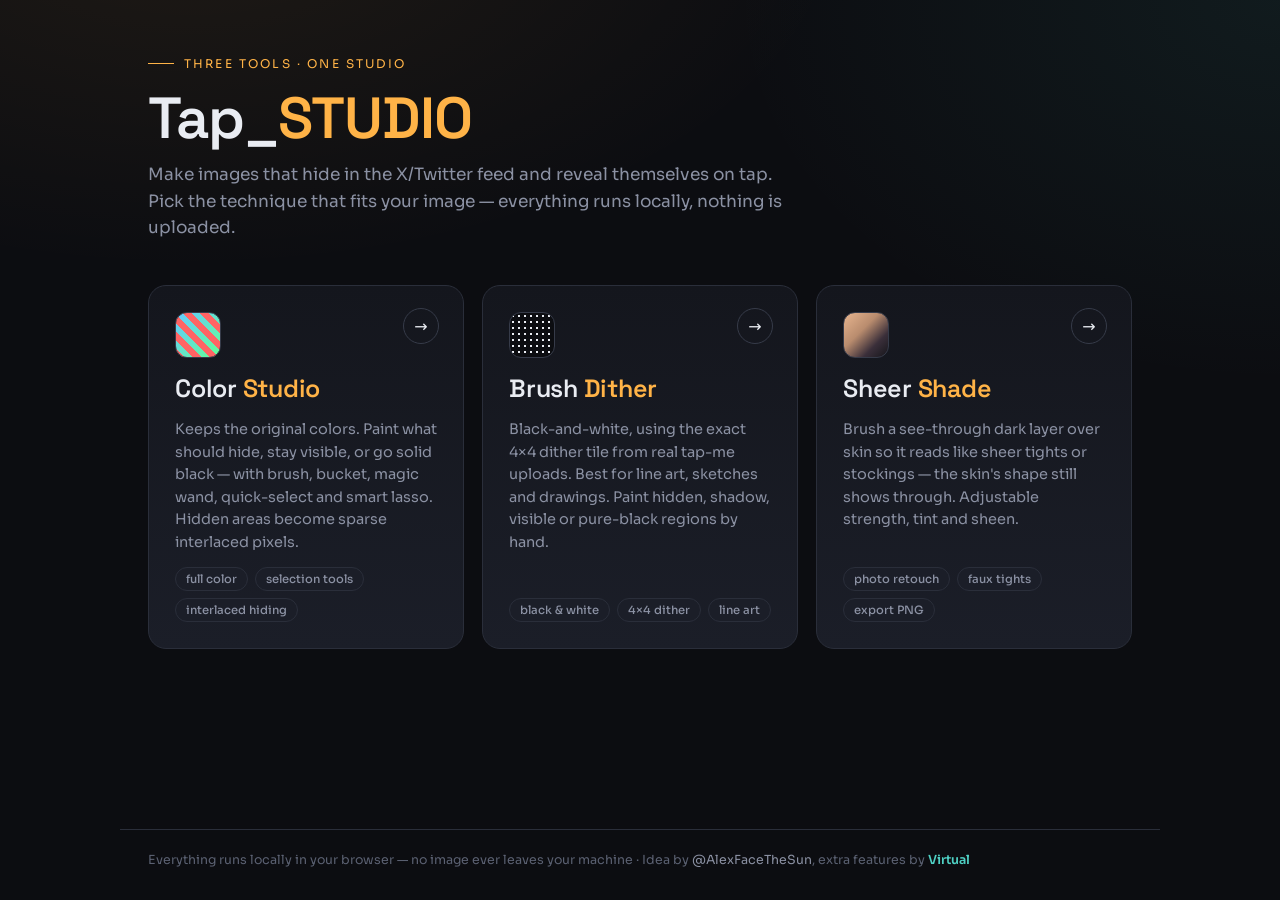
<file: index.html>
<!DOCTYPE html>
<html lang="en">

<head>
  <meta charset="UTF-8">
  <meta name="viewport" content="width=device-width, initial-scale=1">
  <title>TapStudio Pro — choose a tool</title>
  <meta name="description"
    content="Image tools for X/Twitter creators: full-color tap-to-reveal studio, black-and-white brush dither, and a sheer/skin-shade retoucher. Runs entirely in your browser — nothing is uploaded.">
  <link rel="icon"
    href="data:image/svg+xml,<svg xmlns='http://www.w3.org/2000/svg' viewBox='0 0 16 16'><text y='13' font-size='13'>%E2%9C%A6</text></svg>">
  <link rel="preconnect" href="https://fonts.googleapis.com">
  <link rel="preconnect" href="https://fonts.gstatic.com" crossorigin>
  <link
    href="https://fonts.googleapis.com/css2?family=Sora:wght@400;500;600;700&family=Space+Grotesk:wght@300;400;500;600;700&display=swap"
    rel="stylesheet">
  <link rel="manifest" href="site.webmanifest">
  <style>
    :root {
      --bg: #0c0d11;
      --panel: #14161d;
      --panel-2: #1b1e28;
      --line: #2a2e3a;
      --line-2: #363b49;
      --ink: #e9ecf2;
      --muted: #8b91a3;
      --faint: #5b6172;
      --accent: #ffb347;
      --accent-2: #4fd1c5;
      --pink: #ff6464;
      --sans: "Sora", system-ui, -apple-system, sans-serif;
      --display: "Space Grotesk", "Sora", sans-serif;
    }

    * { box-sizing: border-box; }
    html, body { margin: 0; padding: 0; }
    body {
      font-family: var(--sans);
      background:
        radial-gradient(1100px 600px at 15% -10%, rgba(255, 179, 71, .08), transparent 60%),
        radial-gradient(1000px 700px at 100% 0%, rgba(79, 209, 197, .07), transparent 55%),
        var(--bg);
      color: var(--ink);
      min-height: 100vh;
      display: flex;
      flex-direction: column;
      -webkit-font-smoothing: antialiased;
    }

    header {
      max-width: 1040px;
      width: 100%;
      margin: 0 auto;
      padding: 56px 28px 8px;
    }
    .eyebrow {
      font-family: var(--sans);
      font-size: 12px;
      letter-spacing: .18em;
      text-transform: uppercase;
      color: var(--accent);
      display: flex;
      align-items: center;
      gap: 10px;
      margin-bottom: 18px;
    }
    .eyebrow::before { content: ""; width: 26px; height: 1px; background: var(--accent); }
    h1 {
      font-family: var(--display);
      font-weight: 600;
      font-size: clamp(34px, 6vw, 58px);
      line-height: 1.02;
      letter-spacing: -.02em;
      margin: 0 0 14px;
    }
    h1 span { color: var(--accent); }
    .lede {
      color: var(--muted);
      font-size: 17px;
      line-height: 1.55;
      max-width: 640px;
      margin: 0;
    }

    .cards {
      max-width: 1040px;
      width: 100%;
      margin: 0 auto;
      padding: 36px 28px 28px;
      display: grid;
      grid-template-columns: repeat(3, 1fr);
      gap: 18px;
    }
    @media (max-width: 860px) { .cards { grid-template-columns: 1fr; } }

    .card {
      display: flex;
      flex-direction: column;
      gap: 14px;
      text-decoration: none;
      color: inherit;
      background: linear-gradient(180deg, var(--panel), var(--panel-2));
      border: 1px solid var(--line);
      border-radius: 18px;
      padding: 26px;
      min-height: 250px;
      position: relative;
      overflow: hidden;
      transition: border-color .18s ease, transform .18s ease, box-shadow .18s ease;
    }
    .card:hover {
      border-color: var(--accent);
      transform: translateY(-3px);
      box-shadow: 0 22px 44px -28px rgba(0, 0, 0, .8);
    }
    .card::after {
      content: "→";
      position: absolute;
      top: 22px;
      right: 24px;
      width: 34px;
      height: 34px;
      display: flex;
      align-items: center;
      justify-content: center;
      border: 1px solid var(--line-2);
      border-radius: 50%;
      color: var(--ink);
      transition: all .18s ease;
    }
    .card:hover::after { background: var(--accent); border-color: var(--accent); color: #0b0c10; transform: rotate(-45deg); }

    .swatch {
      width: 46px; height: 46px;
      border-radius: 12px;
      border: 1px solid var(--line-2);
      flex-shrink: 0;
    }
    .sw-color {
      background:
        repeating-linear-gradient(45deg, #ff6464 0 6px, transparent 6px 12px),
        linear-gradient(135deg, #64c8ff, #64ff96);
    }
    .sw-dither {
      background-color: #0c0d11;
      background-image: radial-gradient(var(--ink) 1.1px, transparent 1.3px);
      background-size: 6px 6px;
    }
    .card h2 {
      font-family: var(--display);
      font-weight: 600;
      font-size: 25px;
      letter-spacing: -.01em;
      margin: 0;
    }
    .card h2 em { font-style: normal; color: var(--accent); }
    .card p {
      color: var(--muted);
      font-size: 14.5px;
      line-height: 1.55;
      margin: 0;
      flex: 1;
    }
    .tags { display: flex; flex-wrap: wrap; gap: 7px; }
    .tag {
      font-size: 11.5px;
      font-weight: 500;
      padding: 4px 10px;
      border-radius: 999px;
      background: var(--panel-2);
      border: 1px solid var(--line);
      color: var(--muted);
    }

    footer {
      max-width: 1040px;
      width: 100%;
      margin: 0 auto;
      margin-top: auto;
      padding: 22px 28px 32px;
      color: var(--faint);
      font-size: 12.5px;
      border-top: 1px solid var(--line);
    }
    footer a { color: var(--muted); text-decoration: none; }
    footer a:hover { color: var(--accent); }
    footer b.virtual { color: var(--accent-2); font-weight: 600; }
  </style>
</head>

<body>
  <header>
    <div class="eyebrow">Three tools · one studio</div>
    <h1>Tap_<span>STUDIO</span></h1>
    <p class="lede">Make images that hide in the X/Twitter feed and reveal themselves on tap. Pick the technique that
      fits your image — everything runs locally, nothing is uploaded.</p>
  </header>

  <main class="cards">
    <a class="card" href="studio.html">
      <span class="swatch sw-color"></span>
      <h2>Color <em>Studio</em></h2>
      <p>Keeps the original colors. Paint what should hide, stay visible, or go solid black — with brush, bucket, magic
        wand, quick-select and smart lasso. Hidden areas become sparse interlaced pixels.</p>
      <div class="tags">
        <span class="tag">full color</span>
        <span class="tag">selection tools</span>
        <span class="tag">interlaced hiding</span>
      </div>
    </a>

    <a class="card" href="brush.html">
      <span class="swatch sw-dither"></span>
      <h2>Brush <em>Dither</em></h2>
      <p>Black-and-white, using the exact 4×4 dither tile from real tap-me uploads. Best for line art, sketches and
        drawings. Paint hidden, shadow, visible or pure-black regions by hand.</p>
      <div class="tags">
        <span class="tag">black &amp; white</span>
        <span class="tag">4×4 dither</span>
        <span class="tag">line art</span>
      </div>
    </a>

    <a class="card" href="sheer.html">
      <span class="swatch" style="background:linear-gradient(135deg,#e7b58f,#b98c6e 40%,#3a2f3a 72%,#16161b)"></span>
      <h2>Sheer <em>Shade</em></h2>
      <p>Brush a see-through dark layer over skin so it reads like sheer tights or stockings — the skin's shape still shows through. Adjustable strength, tint and sheen.</p>
      <div class="tags">
        <span class="tag">photo retouch</span>
        <span class="tag">faux tights</span>
        <span class="tag">export PNG</span>
      </div>
    </a>
  </main>

  <footer>
    Everything runs locally in your browser — no image ever leaves your machine · Idea by
    <a href="https://x.com/alexfacethesun" target="_blank" rel="noopener">@AlexFaceTheSun</a>, extra features by
    <b class="virtual">Virtual</b>
  </footer>
</body>

</html>
</file>
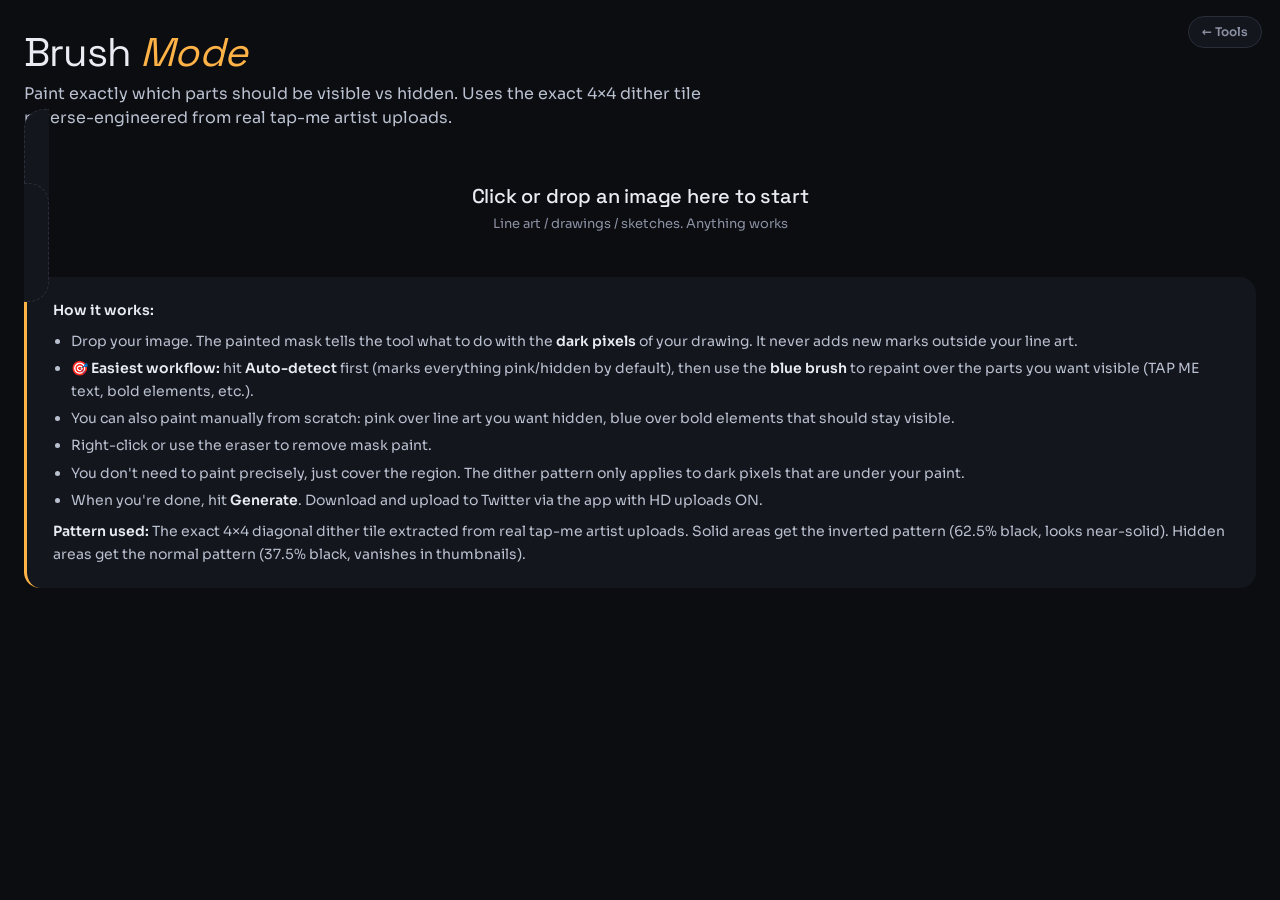
<file: brush.html>
<!DOCTYPE html>
<html lang="en">
<head>
<meta charset="UTF-8">
<title>Brush Mode</title>
<link rel="preconnect" href="https://fonts.googleapis.com">
<link rel="preconnect" href="https://fonts.gstatic.com" crossorigin>
<link href="https://fonts.googleapis.com/css2?family=Sora:wght@400;500;600;700&family=Space+Grotesk:wght@400;500;600;700&display=swap" rel="stylesheet">
<style>
  :root {
    --cream: #0c0d11; --cream-2: #14161d; --cream-3: #1b1e28;
    --ink: #e9ecf2; --ink-soft: #b9c0cf; --muted: #8b91a3;
    --line: #2a2e3a; --terra: #ffb347; --terra-deep: #e69a2e;
    --tan: #4fd1c5; --green: #64ff96;
    --serif: "Space Grotesk", "Sora", sans-serif;
    --sans: "Sora", system-ui, -apple-system, sans-serif;
  }
  * { box-sizing: border-box; }
  body { font-family: var(--sans); background: var(--cream); color: var(--ink); margin: 0; padding: 32px 24px; min-height: 100vh; -webkit-font-smoothing: antialiased; }
  .wrap { max-width: 1400px; margin: 0 auto; }
  h1 { font-family: var(--serif); font-weight: 400; font-size: 40px; letter-spacing: -0.02em; margin: 0 0 8px; line-height: 1.05; }
  h1 em { font-style: italic; color: var(--terra); }
  .tagline { color: var(--ink-soft); margin: 0 0 28px; font-size: 16px; line-height: 1.5; max-width: 720px; }

  .drop {
    border: 1.5px dashed var(--line);
    border-radius: 20px;
    padding: 48px 24px;
    text-align: center;
    cursor: pointer;
    transition: all .2s;
    background: var(--cream-2);
  }
  .drop:hover, .drop.over { border-color: var(--terra); background: var(--cream-3); }
  .drop .big { font-family: var(--serif); font-size: 20px; font-weight: 500; margin: 4px 0; letter-spacing: -0.01em; }
  .drop .small { color: var(--muted); font-size: 13px; margin: 6px 0 0; }
  input[type=file] { display: none; }

  /* Brush tool specific */
  /* ─── Workspace layout: sidebar + canvas ─── */
  /* The grid fills a bounded viewport-height region; only the canvas column scrolls.
     This keeps the sidebar and its tools locked in place while panning or scrolling
     the drawing. No fixed positioning needed — the row itself is the scroll cap. */
  .workspace-grid {
    display: grid;
    grid-template-columns: 280px 1fr;
    gap: 16px;
    margin-top: 20px;
    align-items: stretch;
    height: calc(100vh - 140px);
    min-height: 500px;
  }
  @media (max-width: 900px) {
    .workspace-grid {
      grid-template-columns: 1fr;
      height: auto;
    }
  }
  .sidebar {
    background: var(--cream-2);
    border: 1px solid var(--line);
    border-radius: 16px;
    padding: 18px;
    display: flex;
    flex-direction: column;
    gap: 18px;
    overflow-y: auto;
    height: 100%;
    align-self: start;
    max-height: 100%;
  }
  @media (max-width: 900px) {
    .sidebar {
      max-height: none;
      height: auto;
    }
  }
  /* Canvas column wraps the canvas-area so only it scrolls */
  .canvas-col {
    min-width: 0;
    min-height: 0;
    display: flex;
    flex-direction: column;
    height: 100%;
    overflow: hidden;
  }
  @media (max-width: 900px) {
    .canvas-col { height: auto; overflow: visible; }
  }
  .sidebar-section {
    display: flex;
    flex-direction: column;
    gap: 8px;
  }
  .sidebar-label {
    font-family: var(--serif);
    font-style: italic;
    font-size: 13px;
    color: var(--muted);
    letter-spacing: 0.01em;
    margin-bottom: 2px;
    padding-left: 2px;
  }
  .sidebar .tool-btn {
    width: 100%;
    justify-content: flex-start;
    padding: 9px 12px;
  }
  .sidebar .slider-ctrl {
    width: 100%;
    padding: 8px 12px;
  }
  .sidebar .action-btn,
  .sidebar .action-btn.small {
    width: 100%;
    padding: 10px 14px;
    font-size: 13px;
  }
  /* Legacy .toolbar preserved in case */
  .toolbar {
    display: flex;
    gap: 8px;
    flex-wrap: wrap;
    align-items: center;
  }
  .tool-btn {
    background: var(--cream);
    color: var(--ink);
    border: 1.5px solid var(--line);
    padding: 9px 14px;
    border-radius: 10px;
    font-weight: 500;
    font-size: 13px;
    cursor: pointer;
    display: flex;
    align-items: center;
    gap: 6px;
    font-family: var(--sans);
    transition: all .15s;
  }
  .tool-btn:hover { background: var(--cream-3); }
  .tool-btn.active { border-color: var(--terra); background: rgba(255,179,71,.14); color: var(--terra-deep); }
  .tool-btn .dot {
    width: 14px; height: 14px; border-radius: 50%;
    border: 1px solid rgba(0,0,0,0.15);
  }
  .tool-btn .dot.solid { background: #000; }
  .tool-btn .dot.hidden { background: repeating-linear-gradient(45deg, #000, #000 2px, #fff 2px, #fff 4px); }
  .tool-btn .dot.shadow { background: repeating-linear-gradient(45deg, #000, #000 1px, #fff 1px, #fff 6px); }
  .tool-btn .dot.black { background: #000; border: 1px solid var(--terra); }
  .tool-btn .dot.erase { background: #fff; }
  .tool-btn .dot.visible { background: #6cf; }

  .slider-ctrl {
    display: flex; align-items: center; gap: 8px;
    padding: 6px 14px;
    background: var(--cream);
    border: 1px solid var(--line);
    border-radius: 10px;
    font-size: 13px;
    color: var(--ink-soft);
  }
  .slider-ctrl input[type=range] { width: 100px; accent-color: var(--terra); }
  .slider-ctrl .val { color: var(--terra); font-weight: 600; min-width: 36px; text-align: right; font-family: var(--serif); font-style: italic; }

  .action-btn {
    background: var(--terra);
    color: #0b0c10;
    border: none;
    padding: 10px 18px;
    border-radius: 999px;
    font-weight: 600;
    font-size: 13px;
    cursor: pointer;
    font-family: var(--sans);
    transition: background .15s;
    letter-spacing: -0.005em;
  }
  .action-btn:hover { background: var(--terra-deep); }
  .action-btn.green { background: var(--green); }
  .action-btn.green:hover { background: #4fd98a; }
  .action-btn.secondary { background: var(--cream-3); color: var(--ink); }
  .action-btn.secondary:hover { background: var(--line); }
  .action-btn.small { padding: 7px 14px; font-size: 12px; }
  button { font-family: var(--sans); }

  .canvas-area {
    margin-top: 0;
    background: #0a0b0e;
    border: 1px solid var(--line);
    border-radius: 14px;
    overflow: hidden;
    position: relative;
    min-height: 300px;
    flex: 1;
    display: flex;
    flex-direction: column;
  }
  .canvas-scroll {
    overflow: auto;
    flex: 1;
    min-height: 0;
    position: relative;
  }
  @media (max-width: 900px) {
    .canvas-area { flex: none; }
    .canvas-scroll { max-height: 75vh; flex: none; }
  }
  .canvas-stack {
    position: relative;
    display: inline-block;
    transform-origin: 0 0;
  }
  .canvas-stack canvas {
    display: block;
    position: absolute;
    top: 0;
    left: 0;
  }
  .canvas-stack canvas:first-child { position: relative; }

  .legend {
    margin-top: 14px;
    padding: 12px 16px;
    background: var(--cream-2);
    border: 1px solid var(--line);
    border-radius: 12px;
    font-size: 13px;
    color: var(--ink-soft);
    line-height: 1.7;
  }
  .legend .swatch {
    display: inline-block;
    width: 12px; height: 12px;
    border-radius: 2px;
    vertical-align: middle;
    margin-right: 6px;
    border: 1px solid rgba(0,0,0,0.15);
  }

  .preview-section {
    display: grid;
    grid-template-columns: 1fr 1fr;
    gap: 14px;
    margin-top: 20px;
  }
  @media (max-width: 700px) { .preview-section { grid-template-columns: 1fr; } }
  .preview {
    border-radius: 14px;
    overflow: hidden;
    border: 1px solid var(--line);
    background: var(--cream-2);
  }
  .preview .label {
    padding: 10px 14px;
    font-size: 13px;
    font-weight: 600;
    background: var(--cream-2);
    color: var(--ink);
    border-bottom: 1px solid var(--line);
    letter-spacing: -0.005em;
  }
  .preview .img-box {
    padding: 14px;
    min-height: 220px;
    display: flex;
    align-items: center;
    justify-content: center;
  }
  .preview img { max-width: 100%; max-height: 450px; display: block; }

  .hidden { display: none; }
  .notes {
    margin-top: 24px;
    padding: 22px 26px;
    background: var(--cream-2);
    border-radius: 16px;
    border-left: 3px solid var(--terra);
    font-size: 14px;
    line-height: 1.65;
    color: var(--ink-soft);
  }
  .notes strong { color: var(--ink); font-weight: 600; }
  .notes ul { padding-left: 18px; margin: 8px 0; }
  .notes li { margin-bottom: 4px; }

  /* ─── Shape picker ─── */
  .shape-grid {
    display: grid;
    grid-template-columns: repeat(5, 1fr);
    gap: 6px;
  }
  .shape-btn {
    background: var(--cream);
    border: 1.5px solid var(--line);
    border-radius: 10px;
    padding: 10px 0;
    cursor: pointer;
    display: flex;
    align-items: center;
    justify-content: center;
    transition: all .15s;
    aspect-ratio: 1;
  }
  .shape-btn:hover { background: var(--cream-3); }
  .shape-btn.active { border-color: var(--terra); background: rgba(255,179,71,.14); }
  .shape-btn svg { width: 18px; height: 18px; color: var(--ink); display: block; }
  .shape-btn.active svg { color: var(--terra-deep); }

  #cursor {
    position: absolute;
    pointer-events: none;
    border: 2px solid var(--terra);
    transform: translate(-50%, -50%);
    display: none;
    z-index: 100;
    box-shadow: 0 0 0 1px rgba(244,243,238,0.4);
  }
  #cursor.shape-round { border-radius: 50%; }
  #cursor.shape-square { border-radius: 2px; }
  #cursor.shape-triangle {
    border: none;
    clip-path: polygon(50% 0, 100% 100%, 0 100%);
    background: rgba(193,95,60,0.25);
    outline: 2px solid var(--terra);
    outline-offset: -1px;
  }
  #cursor.shape-hline { border-radius: 2px; }
  #cursor.shape-vline { border-radius: 2px; }

  /* ─── Hover tooltips ─── */
  [data-tip] {
    position: relative;
  }
  [data-tip]::before,
  [data-tip]::after {
    position: absolute;
    bottom: calc(100% + 10px);
    left: 50%;
    opacity: 0;
    pointer-events: none;
    transition: opacity .15s ease, transform .15s ease;
    transform: translate(-50%, 4px);
    z-index: 200;
  }
  [data-tip]::before {
    content: attr(data-tip);
    background: var(--ink);
    color: var(--cream);
    font-family: var(--sans);
    font-size: 12px;
    font-weight: 400;
    line-height: 1.4;
    letter-spacing: -0.005em;
    padding: 8px 11px;
    border-radius: 8px;
    white-space: normal;
    width: max-content;
    max-width: 240px;
    text-align: center;
    box-shadow: 0 8px 24px -8px rgba(0,0,0,0.35);
  }
  [data-tip]::after {
    content: "";
    bottom: calc(100% + 4px);
    width: 0; height: 0;
    border: 6px solid transparent;
    border-top-color: var(--ink);
    transform: translate(-50%, 0);
  }
  [data-tip]:hover::before,
  [data-tip]:hover::after,
  [data-tip]:focus-visible::before,
  [data-tip]:focus-visible::after {
    opacity: 1;
    transform: translate(-50%, 0);
  }
  /* Below variant: tip appears below the element (for items near top of viewport) */
  [data-tip-pos="below"]::before { bottom: auto; top: calc(100% + 10px); transform: translate(-50%, -4px); }
  [data-tip-pos="below"]::after { bottom: auto; top: calc(100% + 4px); border-top-color: transparent; border-bottom-color: var(--ink); }
  [data-tip-pos="below"]:hover::before,
  [data-tip-pos="below"]:focus-visible::before { transform: translate(-50%, 0); }
</style>
</head>
<body>

<a href="index.html" title="Back to tool picker" style="position:fixed;top:16px;right:18px;z-index:300;font:600 12px/1 var(--sans);color:var(--muted);text-decoration:none;background:var(--cream-2);border:1px solid var(--line);padding:9px 13px;border-radius:999px">← Tools</a>

<div class="wrap">
  <h1>Brush <em>Mode</em></h1>
  <p class="tagline">Paint exactly which parts should be visible vs hidden. Uses the exact 4×4 dither tile reverse-engineered from real tap-me artist uploads.</p>

  <label class="drop" id="drop">
    <p class="big">Click or drop an image here to start</p>
    <p class="small">Line art / drawings / sketches. Anything works</p>
    <input type="file" id="file" accept="image/*">
  </label>

  <div id="workspace" class="hidden">
    <div class="workspace-grid">
      <aside class="sidebar">
        <div class="sidebar-section">
          <div class="sidebar-label">Brush mode</div>
          <button class="tool-btn active" data-mode="hidden" id="tool-hidden" data-tip="Paints pink. Dark pixels under this become a sparse dither that vanishes in the feed thumbnail but shows on tap.">
            <span class="dot hidden"></span> Hidden until tap
          </button>
          <button class="tool-btn" data-mode="shadow" id="tool-shadow" data-tip="Paints yellow. Creates a very sparse shadow pattern that works even on blank white areas.">
            <span class="dot shadow"></span> Shadow (sparser)
          </button>
          <button class="tool-btn" data-mode="solid" id="tool-solid" data-tip="Paints blue. Dark pixels under this stay visible in the feed thumbnail (bold / important elements).">
            <span class="dot solid"></span> Always visible (bold)
          </button>
          <button class="tool-btn" data-mode="black" id="tool-black" data-tip="Paints green. Becomes solid black in the output wherever you paint, even over blank white areas. Use this for adding new text or shapes.">
            <span class="dot black"></span> Pure black (no pattern)
          </button>
          <button class="tool-btn" data-mode="erase" id="tool-erase" data-tip="Removes paint back to unmarked. Right-click does this too.">
            <span class="dot erase"></span> Erase to background
          </button>
          <button class="tool-btn" id="tool-bucket" data-tip="Toggle bucket fill. Click inside a region to flood-fill with the active mask color.">
            🪣 Bucket fill
          </button>
        </div>

        <div class="sidebar-section">
          <div class="sidebar-label">Brush shape</div>
          <div class="shape-grid">
            <button class="shape-btn active" data-shape="round" data-tip="Round brush. Soft edges, good for general painting." data-tip-pos="below">
              <svg viewBox="0 0 20 20" fill="currentColor"><circle cx="10" cy="10" r="7"/></svg>
            </button>
            <button class="shape-btn" data-shape="square" data-tip="Square brush. Hard edges, great for blocky shapes." data-tip-pos="below">
              <svg viewBox="0 0 20 20" fill="currentColor"><rect x="3" y="3" width="14" height="14"/></svg>
            </button>
            <button class="shape-btn" data-shape="triangle" data-tip="Triangle brush. Good for corners and pointed edges." data-tip-pos="below">
              <svg viewBox="0 0 20 20" fill="currentColor"><polygon points="10,2 18,17 2,17"/></svg>
            </button>
            <button class="shape-btn" data-shape="hline" data-tip="Horizontal line brush. Great for painting along horizontal edges." data-tip-pos="below">
              <svg viewBox="0 0 20 20" fill="currentColor"><rect x="2" y="8" width="16" height="4" rx="1"/></svg>
            </button>
            <button class="shape-btn" data-shape="vline" data-tip="Vertical line brush. Great for painting along vertical edges." data-tip-pos="below">
              <svg viewBox="0 0 20 20" fill="currentColor"><rect x="8" y="2" width="4" height="16" rx="1"/></svg>
            </button>
          </div>
        </div>

                <div class="sidebar-section">
          <div class="sidebar-label">Controls</div>
          <div class="slider-ctrl">
            🖌️ Brush: <input type="range" id="brushSize" min="5" max="100" value="25"> <span class="val" id="brushVal">25</span>
          </div>
          <div class="slider-ctrl">
            🔍 Zoom: <input type="range" id="zoom" min="25" max="200" value="100"> <span class="val" id="zoomVal">100%</span>
          </div>
          <div class="slider-ctrl">
            🎨 Darkness: <input type="range" id="darkThresh" min="50" max="240" value="200"> <span class="val" id="darkThreshVal">200</span>
          </div>
        </div>

        <div class="sidebar-section">
          <div class="sidebar-label">Actions</div>
          <button class="action-btn secondary small" id="autoDetect" data-tip="Automatically paints every dark pixel pink (hidden). Great starting point then paint blue over parts you want visible.">✨ Mark all as hidden</button>
          <button class="action-btn secondary small" id="undo" data-tip="Undo the last brush stroke or bucket fill (up to 20 steps).">↩ Undo</button>
          <button class="action-btn secondary small" id="clearAll" data-tip="Wipes all paint. The source image is untouched.">🗑 Clear mask</button>
          <button class="action-btn" id="generate" data-tip="Bake the paint mask into a final tap-me PNG ready to upload.">🔄 Generate PNG</button>
        </div>
      </aside>

      <div class="canvas-col">
        <div class="legend">
          <span class="swatch" style="background:repeating-linear-gradient(45deg,rgba(255,100,100,.7),rgba(255,100,100,.7) 3px,transparent 3px,transparent 6px)"></span>
          Pink = "Hidden" (sparse)
          &nbsp;&nbsp;
          <span class="swatch" style="background:rgba(255,220,100,.7)"></span>
          Yellow = "Shadow" (very sparse, works on white too)
          &nbsp;&nbsp;
          <span class="swatch" style="background:rgba(100,200,255,.6)"></span>
          Blue = "Visible" (dense)
          &nbsp;&nbsp;
          <span class="swatch" style="background:rgba(100,255,150,.6)"></span>
          Green = "Pure black" (no pattern)
          &nbsp;&nbsp;
          Right-click to erase.
        </div>
        <div class="canvas-area">
          <div class="canvas-scroll" id="scroll">
            <div class="canvas-stack" id="stack">
              <canvas id="imgCanvas"></canvas>
              <canvas id="maskCanvas"></canvas>
            </div>
            <div id="cursor" class="shape-round"></div>
          </div>
        </div>
      </div>
    </div>

    <div id="result" class="hidden">
      <div class="preview-section">
        <div class="preview">
          <div class="label">📤 Final PNG (what you upload)</div>
          <div class="img-box"><img id="preview-full"></div>
        </div>
        <div class="preview">
          <div class="label">🔍 Zoom into a line art area</div>
          <div class="img-box"><img id="preview-zoom"></div>
        </div>
      </div>
      <div style="margin-top: 12px; display: flex; gap: 10px;">
        <a id="download" class="action-btn green" download="tapme.png">⬇ Download PNG</a>
      </div>
    </div>
  </div>

  <div class="notes">
    <strong>How it works:</strong>
    <ul>
      <li>Drop your image. The painted mask tells the tool what to do with the <strong>dark pixels</strong> of your drawing. It never adds new marks outside your line art.</li>
      <li><strong>🎯 Easiest workflow:</strong> hit <strong>Auto-detect</strong> first (marks everything pink/hidden by default), then use the <strong>blue brush</strong> to repaint over the parts you want visible (TAP ME text, bold elements, etc.).</li>
      <li>You can also paint manually from scratch: pink over line art you want hidden, blue over bold elements that should stay visible.</li>
      <li>Right-click or use the eraser to remove mask paint.</li>
      <li>You don't need to paint precisely, just cover the region. The dither pattern only applies to dark pixels that are under your paint.</li>
      <li>When you're done, hit <strong>Generate</strong>. Download and upload to Twitter via the app with HD uploads ON.</li>
    </ul>
    <strong>Pattern used:</strong> The exact 4×4 diagonal dither tile extracted from real tap-me artist uploads. Solid areas get the inverted pattern (62.5% black, looks near-solid). Hidden areas get the normal pattern (37.5% black, vanishes in thumbnails).
  </div>
</div>

<script>
const els = {
  drop: document.getElementById('drop'),
  file: document.getElementById('file'),
  workspace: document.getElementById('workspace'),
  imgCanvas: document.getElementById('imgCanvas'),
  maskCanvas: document.getElementById('maskCanvas'),
  scroll: document.getElementById('scroll'),
  stack: document.getElementById('stack'),
  cursor: document.getElementById('cursor'),
  result: document.getElementById('result'),
  previewFull: document.getElementById('preview-full'),
  previewZoom: document.getElementById('preview-zoom'),
  download: document.getElementById('download'),
  brushSize: document.getElementById('brushSize'),
  zoom: document.getElementById('zoom'),
  generate: document.getElementById('generate'),
  autoDetect: document.getElementById('autoDetect'),
  undo: document.getElementById('undo'),
  clearAll: document.getElementById('clearAll'),
};

let srcImage = null;
let srcName = 'tapme';
let mode = 'hidden';
let brushShape = 'round';
let bucketMode = false;
let isPainting = false;
let isRightClick = false;
let undoStack = [];
const MAX_UNDO = 20;

// Tool buttons
// Shape picker
document.querySelectorAll('.shape-btn').forEach(b => {
  b.addEventListener('click', () => {
    document.querySelectorAll('.shape-btn').forEach(x => x.classList.remove('active'));
    b.classList.add('active');
    brushShape = b.dataset.shape;
  });
});

document.querySelectorAll('.tool-btn').forEach(b => {
  if (b.id === 'tool-bucket') return; // handled separately below
  b.addEventListener('click', () => {
    document.querySelectorAll('.tool-btn').forEach(x => {
      if (x.id !== 'tool-bucket') x.classList.remove('active');
    });
    b.classList.add('active');
    mode = b.dataset.mode;
  });
});

document.getElementById('tool-bucket').addEventListener('click', () => {
  bucketMode = !bucketMode;
  document.getElementById('tool-bucket').classList.toggle('active', bucketMode);
});

// File handling
els.drop.addEventListener('click', () => els.file.click());
els.drop.addEventListener('dragover', e => { e.preventDefault(); els.drop.classList.add('over'); });
els.drop.addEventListener('dragleave', () => els.drop.classList.remove('over'));
els.drop.addEventListener('drop', e => {
  e.preventDefault();
  els.drop.classList.remove('over');
  if (e.dataTransfer.files[0]) loadFile(e.dataTransfer.files[0]);
});
els.file.addEventListener('change', e => {
  if (e.target.files[0]) loadFile(e.target.files[0]);
});

function loadFile(file) {
  srcName = file.name.replace(/\.[^.]+$/, '') + '_tapme';
  const reader = new FileReader();
  reader.onload = ev => {
    const img = new Image();
    img.onload = () => {
      srcImage = img;
      setupCanvases();
      els.workspace.classList.remove('hidden');
      els.drop.style.display = 'none';
    };
    img.src = ev.target.result;
  };
  reader.readAsDataURL(file);
}

function setupCanvases() {
  const W = srcImage.width, H = srcImage.height;
  els.imgCanvas.width = W;
  els.imgCanvas.height = H;
  els.maskCanvas.width = W;
  els.maskCanvas.height = H;
  els.stack.style.width = W + 'px';
  els.stack.style.height = H + 'px';

  const ictx = els.imgCanvas.getContext('2d');
  ictx.fillStyle = '#fff';
  ictx.fillRect(0, 0, W, H);
  ictx.drawImage(srcImage, 0, 0);

  // Clear mask
  els.maskCanvas.getContext('2d').clearRect(0, 0, W, H);
  undoStack = [];

  applyZoom();
}

function applyZoom() {
  const z = parseInt(els.zoom.value) / 100;
  els.stack.style.transform = `scale(${z})`;
  els.stack.style.transformOrigin = '0 0';
  // Adjust scroll container to compensate
  const W = els.imgCanvas.width * z;
  const H = els.imgCanvas.height * z;
  els.stack.style.width = W + 'px';
  els.stack.style.height = H + 'px';
}

els.zoom.addEventListener('input', () => {
  document.getElementById('zoomVal').textContent = els.zoom.value + '%';
  applyZoom();
});
els.brushSize.addEventListener('input', () => {
  document.getElementById('brushVal').textContent = els.brushSize.value;
});
document.getElementById('darkThresh').addEventListener('input', e => {
  document.getElementById('darkThreshVal').textContent = e.target.value;
});

// Painting
function getCanvasCoords(e) {
  const rect = els.maskCanvas.getBoundingClientRect();
  const z = parseInt(els.zoom.value) / 100;
  return {
    x: (e.clientX - rect.left) / z,
    y: (e.clientY - rect.top) / z
  };
}

function saveUndo() {
  const data = els.maskCanvas.getContext('2d').getImageData(0, 0, els.maskCanvas.width, els.maskCanvas.height);
  undoStack.push(data);
  if (undoStack.length > MAX_UNDO) undoStack.shift();
}

// Trace the selected brush shape as a path. Used by paintAt for painting and erasing.
function traceShape(ctx, x, y, radius, shape) {
  ctx.beginPath();
  if (shape === 'square') {
    ctx.rect(x - radius, y - radius, radius * 2, radius * 2);
  } else if (shape === 'triangle') {
    ctx.moveTo(x, y - radius);
    ctx.lineTo(x + radius, y + radius);
    ctx.lineTo(x - radius, y + radius);
    ctx.closePath();
  } else if (shape === 'hline') {
    const thick = Math.max(2, radius / 2.5);
    ctx.rect(x - radius, y - thick / 2, radius * 2, thick);
  } else if (shape === 'vline') {
    const thick = Math.max(2, radius / 2.5);
    ctx.rect(x - thick / 2, y - radius, thick, radius * 2);
  } else {
    // round (default)
    ctx.arc(x, y, radius, 0, Math.PI * 2);
  }
}

function paintAt(x, y, erase) {
  const ctx = els.maskCanvas.getContext('2d');
  const radius = parseInt(els.brushSize.value);
  const actualMode = erase ? 'erase' : mode;

  if (actualMode === 'erase') {
    ctx.save();
    ctx.globalCompositeOperation = 'destination-out';
    traceShape(ctx, x, y, radius, brushShape);
    ctx.fill();
    ctx.restore();
  } else {
    let color;
    if (actualMode === 'solid') color = 'rgba(100, 200, 255, 0.6)';       // blue
    else if (actualMode === 'shadow') color = 'rgba(255, 220, 100, 0.6)'; // yellow
    else if (actualMode === 'black') color = 'rgba(100, 255, 150, 0.6)';  // green
    else color = 'rgba(255, 100, 100, 0.6)';                               // pink
    ctx.fillStyle = color;
    traceShape(ctx, x, y, radius, brushShape);
    ctx.fill();
  }
}

// Bucket fill: flood-fill on the SOURCE image starting from (sx,sy).
// Treats the click point's brightness as the "fill type" and fills connected
// pixels of similar brightness. The dark line art naturally blocks the flood.
function bucketFill(sx, sy, erase) {
  const W = els.imgCanvas.width, H = els.imgCanvas.height;
  if (sx < 0 || sx >= W || sy < 0 || sy >= H) return;

  const ictx = els.imgCanvas.getContext('2d');
  const srcData = ictx.getImageData(0, 0, W, H).data;

  // Get source luminance at click point
  const startIdx = (sy * W + sx) * 4;
  const startLum = 0.299 * srcData[startIdx] + 0.587 * srcData[startIdx+1] + 0.114 * srcData[startIdx+2];

  // Tolerance: how far from the start luminance still counts as "same region"
  const TOLERANCE = 60;

  // Flood fill (iterative, queue-based)
  const visited = new Uint8Array(W * H);
  const stack = [[sx, sy]];
  const filled = []; // list of pixel indices to paint

  while (stack.length > 0) {
    const [x, y] = stack.pop();
    if (x < 0 || x >= W || y < 0 || y >= H) continue;
    const i = y * W + x;
    if (visited[i]) continue;
    const p = i * 4;
    const lum = 0.299 * srcData[p] + 0.587 * srcData[p+1] + 0.114 * srcData[p+2];
    if (Math.abs(lum - startLum) > TOLERANCE) continue;
    visited[i] = 1;
    filled.push(i);
    stack.push([x+1, y]);
    stack.push([x-1, y]);
    stack.push([x, y+1]);
    stack.push([x, y-1]);
  }

  // Now paint the mask for all filled pixels
  const mctx = els.maskCanvas.getContext('2d');
  const maskImg = mctx.getImageData(0, 0, W, H);

  let r, g, b, a;
  if (erase) {
    r = 0; g = 0; b = 0; a = 0;
  } else {
    if (mode === 'solid')       { r = 100; g = 200; b = 255; a = 153; }
    else if (mode === 'shadow') { r = 255; g = 220; b = 100; a = 153; }
    else if (mode === 'black')  { r = 100; g = 255; b = 150; a = 153; }
    else                        { r = 255; g = 100; b = 100; a = 153; }
  }

  for (const i of filled) {
    const p = i * 4;
    if (erase) {
      maskImg.data[p+3] = 0;
    } else {
      maskImg.data[p] = r;
      maskImg.data[p+1] = g;
      maskImg.data[p+2] = b;
      maskImg.data[p+3] = a;
    }
  }
  mctx.putImageData(maskImg, 0, 0);
}

els.maskCanvas.addEventListener('mousedown', e => {
  e.preventDefault();
  saveUndo();
  isRightClick = e.button === 2;
  const c = getCanvasCoords(e);
  if (bucketMode) {
    bucketFill(Math.round(c.x), Math.round(c.y), isRightClick);
    isPainting = false; // single click, no drag
    isRightClick = false;
  } else {
    isPainting = true;
    paintAt(c.x, c.y, isRightClick);
  }
});

let lastCoord = null;
document.addEventListener('mousemove', e => {
  if (!srcImage) return;
  const c = getCanvasCoords(e);
  // Update cursor
  const rect = els.scroll.getBoundingClientRect();
  const stackRect = els.stack.getBoundingClientRect();
  els.cursor.style.display = 'block';
  els.cursor.style.left = (e.clientX - rect.left + els.scroll.scrollLeft) + 'px';
  els.cursor.style.top = (e.clientY - rect.top + els.scroll.scrollTop) + 'px';
  const z = parseInt(els.zoom.value) / 100;
  // Keep the cursor DOM class in sync with the chosen shape
  const shapeClass = bucketMode ? 'shape-round' : ('shape-' + brushShape);
  if (!els.cursor.classList.contains(shapeClass)) {
    els.cursor.className = shapeClass;
  }
  if (bucketMode) {
    const size = 16;
    els.cursor.style.width = size + 'px';
    els.cursor.style.height = size + 'px';
  } else {
    const r = parseInt(els.brushSize.value);
    const w = r * 2 * z;
    const h = r * 2 * z;
    if (brushShape === 'hline') {
      els.cursor.style.width = w + 'px';
      els.cursor.style.height = Math.max(2, (r / 2.5) * z) + 'px';
    } else if (brushShape === 'vline') {
      els.cursor.style.width = Math.max(2, (r / 2.5) * z) + 'px';
      els.cursor.style.height = h + 'px';
    } else {
      els.cursor.style.width = w + 'px';
      els.cursor.style.height = h + 'px';
    }
  }
  els.cursor.style.borderColor = isRightClick ? '#fff'
    : (mode === 'solid' ? '#6cf'
    : mode === 'shadow' ? '#fd6'
    : mode === 'black' ? '#6f9'
    : '#f66');

  if (isPainting) {
    // Fill line between last and current to avoid gaps
    if (lastCoord) {
      const dx = c.x - lastCoord.x, dy = c.y - lastCoord.y;
      const dist = Math.sqrt(dx*dx + dy*dy);
      const steps = Math.max(1, Math.ceil(dist / 4));
      for (let i = 1; i <= steps; i++) {
        const t = i / steps;
        paintAt(lastCoord.x + dx * t, lastCoord.y + dy * t, isRightClick);
      }
    } else {
      paintAt(c.x, c.y, isRightClick);
    }
    lastCoord = c;
  }
});

document.addEventListener('mouseup', () => {
  isPainting = false;
  isRightClick = false;
  lastCoord = null;
});

els.maskCanvas.addEventListener('contextmenu', e => e.preventDefault());

// Auto-detect button: mark ALL dark pixels as "hidden" (pink).
// Uses the adjustable darkness threshold.
els.autoDetect.addEventListener('click', () => {
  saveUndo();
  const W = els.imgCanvas.width, H = els.imgCanvas.height;
  const ictx = els.imgCanvas.getContext('2d');
  const mctx = els.maskCanvas.getContext('2d');

  const imgData = ictx.getImageData(0, 0, W, H);
  const maskData = mctx.getImageData(0, 0, W, H);
  const N = W * H;
  const threshold = parseInt(document.getElementById('darkThresh').value);

  for (let i = 0; i < N; i++) {
    const p = i * 4;
    const lum = 0.299 * imgData.data[p] + 0.587 * imgData.data[p+1] + 0.114 * imgData.data[p+2];
    if (lum < threshold && imgData.data[p+3] >= 128) {
      // Pink (hidden)
      maskData.data[p] = 255;
      maskData.data[p+1] = 100;
      maskData.data[p+2] = 100;
      maskData.data[p+3] = 153;
    }
  }
  mctx.putImageData(maskData, 0, 0);
});

// Undo / Clear
els.undo.addEventListener('click', () => {
  if (undoStack.length > 0) {
    const last = undoStack.pop();
    els.maskCanvas.getContext('2d').putImageData(last, 0, 0);
  }
});
// Ctrl/Cmd+Z = undo. Guard against OS key auto-repeat (e.repeat) so holding the
// keys fires exactly one undo per physical press instead of wiping the whole drawing.
document.addEventListener('keydown', e => {
  if ((e.ctrlKey || e.metaKey) && e.key.toLowerCase() === 'z' && !e.repeat) {
    e.preventDefault();
    els.undo.click();
  }
});

// Desktop app (pywebview): <a download> blob links don't save, so route the PNG
// download through the native Save dialog. In a browser this no-ops and the link works.
els.download.addEventListener('click', async (e) => {
  if (!(window.pywebview && window.pywebview.api && window.pywebview.api.save_file_dialog)) return;
  if (!window.__tapLastPng) return;
  e.preventDefault();
  const bytes = new Uint8Array(await window.__tapLastPng.arrayBuffer());
  let binary = '';
  for (let i = 0; i < bytes.length; i += 8192) binary += String.fromCharCode.apply(null, bytes.subarray(i, i + 8192));
  await window.pywebview.api.save_file_dialog((srcName || 'tapme') + '.png', btoa(binary));
});
els.clearAll.addEventListener('click', () => {
  saveUndo();
  els.maskCanvas.getContext('2d').clearRect(0, 0, els.maskCanvas.width, els.maskCanvas.height);
});

// Generate final output
els.generate.addEventListener('click', async () => {
  const srcW = els.imgCanvas.width, srcH = els.imgCanvas.height;

  // Decide the processing resolution. The pattern must be drawn at 1 pixel per dot,
  // so we resample the source and mask to a target size BEFORE computing the pattern.
  // Target: ~3600px long side with an integer scale factor so upscaling produces
  // uniform NxN blocks. For inputs already larger than 3600, we downscale.
  const TARGET = 3600;
  const srcLong = Math.max(srcW, srcH);
  let W, H;
  if (srcLong >= TARGET) {
    // Downscale to ~3600 long side. Bilinear (smoothing on) gives clean antialiased
    // edges before we dither. Keep aspect ratio.
    const k = TARGET / srcLong;
    W = Math.max(1, Math.round(srcW * k));
    H = Math.max(1, Math.round(srcH * k));
  } else {
    // Smaller than target: process at native size, upscale later by integer factor
    W = srcW;
    H = srcH;
  }

  // Render source and mask into working canvases at (W,H)
  const workSrc = document.createElement('canvas');
  workSrc.width = W; workSrc.height = H;
  const wsCtx = workSrc.getContext('2d', { willReadFrequently: true });
  wsCtx.imageSmoothingEnabled = true;
  wsCtx.imageSmoothingQuality = 'high';
  wsCtx.fillStyle = '#fff';
  wsCtx.fillRect(0, 0, W, H);
  wsCtx.drawImage(els.imgCanvas, 0, 0, W, H);
  const srcData = wsCtx.getImageData(0, 0, W, H).data;

  const workMask = document.createElement('canvas');
  workMask.width = W; workMask.height = H;
  const wmCtx = workMask.getContext('2d', { willReadFrequently: true });
  // Nearest neighbor for mask so paint regions stay crisp
  wmCtx.imageSmoothingEnabled = false;
  wmCtx.drawImage(els.maskCanvas, 0, 0, W, H);
  const maskData = wmCtx.getImageData(0, 0, W, H).data;

  const darkThresh = parseInt(document.getElementById('darkThresh').value);

  // Build output: for each pixel, check if it's dark in source AND what color the mask is
  const out = new Uint8ClampedArray(W * H * 4);
  for (let y = 0; y < H; y++) {
    for (let x = 0; x < W; x++) {
      const i = y * W + x;
      const p = i * 4;

      // Is this pixel dark in the source?
      const r = srcData[p], g = srcData[p+1], b = srcData[p+2], a = srcData[p+3];
      const lum = 0.299*r + 0.587*g + 0.114*b;
      const isDark = (a >= 128) && (lum < darkThresh);

      // What's the mask say?
      const mr = maskData[p], mg = maskData[p+1], mb = maskData[p+2], ma = maskData[p+3];
      const isMasked = ma > 20;
      // Classify by dominant channel:
      // - Yellow (high R + high G, low B) -> shadow
      // - Green (low R + high G, low-mid B) -> pure black
      // - Blue dominant -> solid (visible)
      // - Red dominant -> hidden
      const isYellow = isMasked && mr > 150 && mg > 150 && mb < 150;
      const isGreen = isMasked && !isYellow && mg > 150 && mg > mr && mg > mb;
      const isSolidMask = isMasked && !isYellow && !isGreen && mb > mr;
      const isHiddenMask = isMasked && !isYellow && !isGreen && mr > mb;

      let v = 255;  // default: white
      const inPattern = patternBlack(x, y);
      const inShadow = patternShadow(x, y);

      if (isYellow) {
        // Shadow mode: apply sparse shadow pattern (works regardless of source)
        if (inShadow) v = 0;
      } else if (isGreen) {
        // Pure black mode: paints black wherever you painted green, regardless of source.
        // This lets you add new content (text, shapes) on top of blank areas.
        v = 0;
      } else if (isDark && isSolidMask) {
        // Dark source + blue mask -> inverted pattern (dense)
        if (!inPattern) v = 0;
      } else if (isDark && isHiddenMask) {
        // Dark source + pink mask -> normal pattern (sparse)
        if (inPattern) v = 0;
      } else if (isDark && !isMasked) {
        // Dark source but not painted -> leave as pure black (unclassified)
        v = 0;
      }
      // White source or painted but no dark underneath -> stays white

      out[p] = v; out[p+1] = v; out[p+2] = v; out[p+3] = 255;
    }
  }

  // Integer upscale so every pattern dot becomes a uniform NxN block.
  // For W,H already near TARGET, intScale ends up as 1 (1:1 output).
  // For smaller inputs, intScale is 2+, giving crisp 2x2 or 4x4 blocks.
  // Cap at 16M pixels to avoid memory blowups.
  let intScale = Math.max(1, Math.ceil(TARGET / Math.max(W, H)));
  while (W * intScale * H * intScale > 16000000 && intScale > 1) intScale--;
  const finalW = W * intScale;
  const finalH = H * intScale;

  const baseCanvas = document.createElement('canvas');
  baseCanvas.width = W;
  baseCanvas.height = H;
  baseCanvas.getContext('2d').putImageData(new ImageData(out, W, H), 0, 0);

  const finalCanvas = document.createElement('canvas');
  finalCanvas.width = finalW;
  finalCanvas.height = finalH;
  const fctx = finalCanvas.getContext('2d');
  fctx.imageSmoothingEnabled = false;
  fctx.drawImage(baseCanvas, 0, 0, finalW, finalH);

  // To match the reference artist's format, we want PNG-8 indexed with 2 colors.
  // Browser canvas can't directly output indexed PNG, but we can use UPNG.js
  // to encode. Since we want a lightweight single-file tool, we'll use a
  // workaround: encode the pixel data manually as an indexed PNG.
  const indexedBlob = await encodeIndexedPNG(finalCanvas);
  const url = URL.createObjectURL(indexedBlob);
  window.__tapLastPng = indexedBlob;   // keep the blob so the desktop app can save it natively
  els.previewFull.src = url;
  els.download.href = url;
  els.download.download = srcName + '.png';

  // Zoom preview
  const zc = document.createElement('canvas');
  zc.width = 400;
  zc.height = 400;
  zc.getContext('2d').imageSmoothingEnabled = false;
  zc.getContext('2d').drawImage(finalCanvas, finalW/3, finalH/3, 400, 400, 0, 0, 400, 400);
  els.previewZoom.src = zc.toDataURL('image/png');

  els.result.classList.remove('hidden');
});

// Exact 4x4 tile from reverse-engineering real tap-me artists
function patternBlack(x, y) {
  const tx = ((x % 4) + 4) % 4;
  const ty = ((y % 4) + 4) % 4;
  if (ty === 0) return tx === 0;
  if (ty === 1) return tx === 1 || tx === 3;
  if (ty === 2) return tx === 2;
  if (ty === 3) return tx === 1 || tx === 3;
  return false;
}

// Shadow pattern: same diagonal structure but only every other diagonal line active.
// Effectively the 4x4 tile but on an 8x8 grid with only "even" 4x4 blocks filled.
// Produces ~10% density. Much sparser, creates shadow/gradient look.
function patternShadow(x, y) {
  // Only activate in 4x4 blocks where (blockX + blockY) is even
  const blockX = Math.floor(x / 4);
  const blockY = Math.floor(y / 4);
  if (((blockX + blockY) % 2) !== 0) return false;
  return patternBlack(x, y);
}

// Minimal indexed (PNG-8) encoder with 2-color palette (white, black).
// Matches the format real tap-me artists use. Much smaller files + different
// handling by Twitter's image pipeline.
async function encodeIndexedPNG(canvas) {
  const W = canvas.width, H = canvas.height;
  const ctx = canvas.getContext('2d');
  const data = ctx.getImageData(0, 0, W, H).data;

  // Build indexed image: 0 = white, 1 = black
  // PNG-8 with 1-bit depth uses 1 bit per pixel; rows are byte-aligned.
  const bytesPerRow = Math.ceil(W / 8);
  // Each row prefixed with 1 filter byte (0 = no filter)
  const rawSize = H * (1 + bytesPerRow);
  const raw = new Uint8Array(rawSize);
  let outPos = 0;
  for (let y = 0; y < H; y++) {
    raw[outPos++] = 0; // filter: None
    let bitBuf = 0, bitCount = 0, rowByte = 0;
    for (let x = 0; x < W; x++) {
      const p = (y * W + x) * 4;
      // 1 if pixel is black (dark), 0 if white
      const lum = data[p]; // output is grayscale so r=g=b
      const idx = (lum < 128) ? 1 : 0;
      bitBuf = (bitBuf << 1) | idx;
      bitCount++;
      if (bitCount === 8) {
        raw[outPos++] = bitBuf;
        bitBuf = 0; bitCount = 0;
      }
    }
    if (bitCount > 0) {
      bitBuf <<= (8 - bitCount);
      raw[outPos++] = bitBuf;
    }
  }

  // Compress with pako-free approach: use browser's built-in CompressionStream
  const compressed = await compressDeflate(raw);

  // Build PNG chunks
  const chunks = [];
  // IHDR: 13 bytes
  const ihdr = new Uint8Array(13);
  writeUint32(ihdr, 0, W);
  writeUint32(ihdr, 4, H);
  ihdr[8] = 1;  // bit depth: 1 bit per pixel
  ihdr[9] = 3;  // color type: 3 = indexed
  ihdr[10] = 0; // compression method
  ihdr[11] = 0; // filter method
  ihdr[12] = 0; // interlace
  chunks.push(makeChunk('IHDR', ihdr));

  // PLTE: palette (white, black)
  const plte = new Uint8Array([255, 255, 255, 0, 0, 0]);
  chunks.push(makeChunk('PLTE', plte));

  // IDAT: compressed raw data
  chunks.push(makeChunk('IDAT', compressed));

  // IEND
  chunks.push(makeChunk('IEND', new Uint8Array(0)));

  // Assemble PNG
  const signature = new Uint8Array([137, 80, 78, 71, 13, 10, 26, 10]);
  let totalLen = signature.length;
  for (const c of chunks) totalLen += c.length;
  const png = new Uint8Array(totalLen);
  let pos = 0;
  png.set(signature, pos); pos += signature.length;
  for (const c of chunks) {
    png.set(c, pos);
    pos += c.length;
  }
  return new Blob([png], { type: 'image/png' });
}

function writeUint32(arr, off, val) {
  arr[off] = (val >>> 24) & 0xff;
  arr[off+1] = (val >>> 16) & 0xff;
  arr[off+2] = (val >>> 8) & 0xff;
  arr[off+3] = val & 0xff;
}

function makeChunk(type, data) {
  const len = data.length;
  const out = new Uint8Array(12 + len);
  writeUint32(out, 0, len);
  for (let i = 0; i < 4; i++) out[4 + i] = type.charCodeAt(i);
  out.set(data, 8);
  // CRC32 over type + data
  const crcBuf = new Uint8Array(4 + len);
  for (let i = 0; i < 4; i++) crcBuf[i] = type.charCodeAt(i);
  crcBuf.set(data, 4);
  writeUint32(out, 8 + len, crc32(crcBuf));
  return out;
}

// CRC32 table
const crcTable = (() => {
  const t = new Uint32Array(256);
  for (let n = 0; n < 256; n++) {
    let c = n;
    for (let k = 0; k < 8; k++) c = (c & 1) ? (0xedb88320 ^ (c >>> 1)) : (c >>> 1);
    t[n] = c;
  }
  return t;
})();
function crc32(buf) {
  let c = 0xffffffff;
  for (let i = 0; i < buf.length; i++) c = crcTable[(c ^ buf[i]) & 0xff] ^ (c >>> 8);
  return (c ^ 0xffffffff) >>> 0;
}

async function compressDeflate(data) {
  // Use CompressionStream with 'deflate' (zlib format, which PNG requires)
  const stream = new Blob([data]).stream().pipeThrough(new CompressionStream('deflate'));
  const ab = await new Response(stream).arrayBuffer();
  return new Uint8Array(ab);
}

function erodeBinary(src, W, H, r) {
  if (r <= 0) return new Uint8Array(src);
  const horiz = new Uint8Array(W * H);
  for (let y = 0; y < H; y++) {
    let blackCount = 0;
    for (let x = 0; x < W; x++) {
      if (x === 0) {
        for (let dx = 0; dx <= r && dx < W; dx++) if (!src[y*W + dx]) blackCount++;
      } else {
        const addX = x + r, remX = x - r - 1;
        if (addX < W && !src[y*W + addX]) blackCount++;
        if (remX >= 0 && !src[y*W + remX]) blackCount--;
      }
      horiz[y*W + x] = (blackCount === 0) ? 1 : 0;
    }
  }
  const out = new Uint8Array(W * H);
  for (let x = 0; x < W; x++) {
    let blackCount = 0;
    for (let y = 0; y < H; y++) {
      if (y === 0) {
        for (let dy = 0; dy <= r && dy < H; dy++) if (!horiz[dy*W + x]) blackCount++;
      } else {
        const addY = y + r, remY = y - r - 1;
        if (addY < H && !horiz[addY*W + x]) blackCount++;
        if (remY >= 0 && !horiz[remY*W + x]) blackCount--;
      }
      out[y*W + x] = (blackCount === 0) ? 1 : 0;
    }
  }
  return out;
}

function dilateBinary(src, W, H, r) {
  if (r <= 0) return new Uint8Array(src);
  const horiz = new Uint8Array(W * H);
  for (let y = 0; y < H; y++) {
    let onCount = 0;
    for (let x = 0; x < W; x++) {
      if (x === 0) {
        for (let dx = 0; dx <= r && dx < W; dx++) if (src[y*W + dx]) onCount++;
      } else {
        const addX = x + r, remX = x - r - 1;
        if (addX < W && src[y*W + addX]) onCount++;
        if (remX >= 0 && src[y*W + remX]) onCount--;
      }
      horiz[y*W + x] = (onCount > 0) ? 1 : 0;
    }
  }
  const out = new Uint8Array(W * H);
  for (let x = 0; x < W; x++) {
    let onCount = 0;
    for (let y = 0; y < H; y++) {
      if (y === 0) {
        for (let dy = 0; dy <= r && dy < H; dy++) if (horiz[dy*W + x]) onCount++;
      } else {
        const addY = y + r, remY = y - r - 1;
        if (addY < H && horiz[addY*W + x]) onCount++;
        if (remY >= 0 && horiz[remY*W + x]) onCount--;
      }
      out[y*W + x] = (onCount > 0) ? 1 : 0;
    }
  }
  return out;
}
</script>

</body>
</html>
</file>
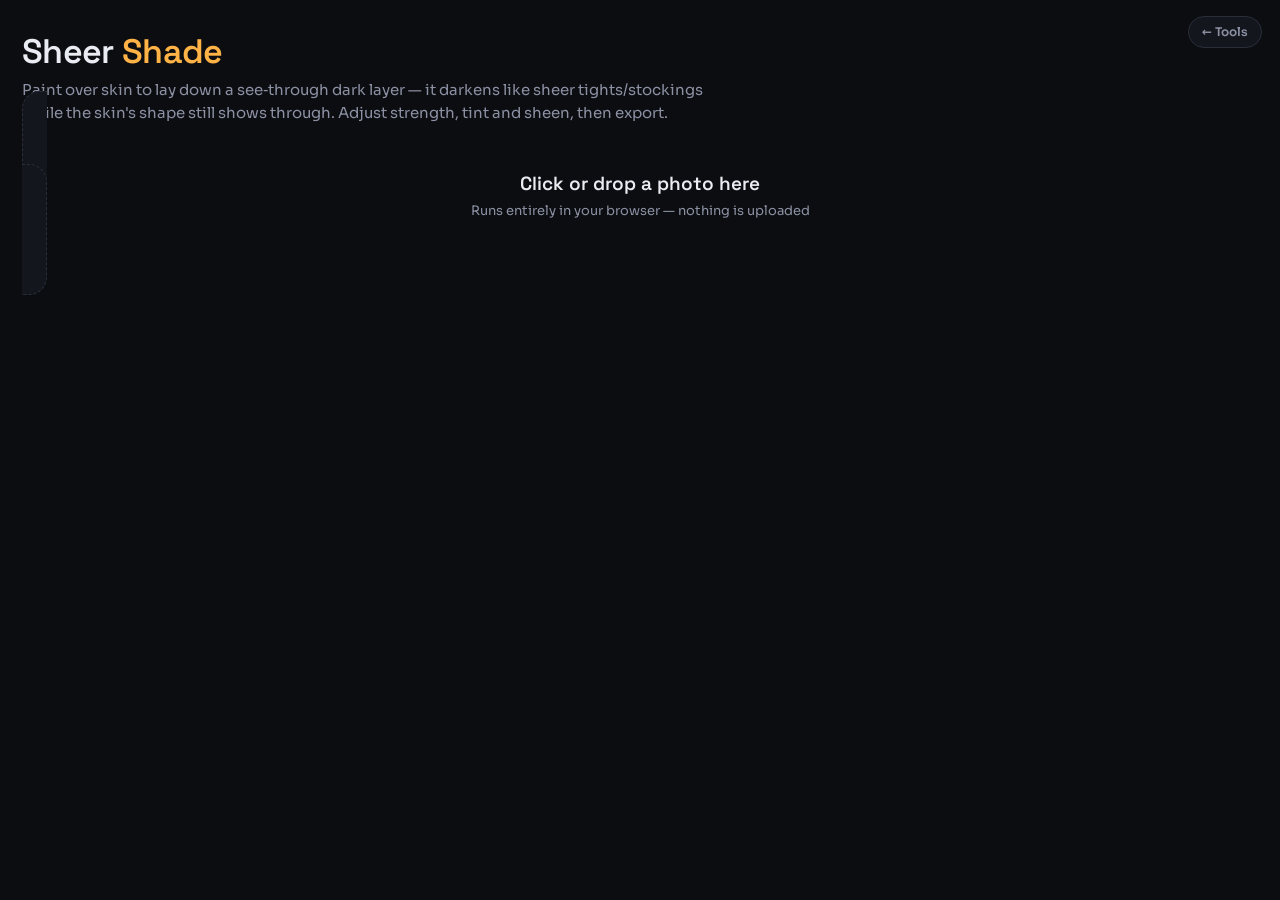
<file: sheer.html>
<!DOCTYPE html>
<html lang="en">

<head>
  <meta charset="UTF-8">
  <meta name="viewport" content="width=device-width, initial-scale=1, maximum-scale=1, user-scalable=no">
  <title>Sheer Shade — faux tights / skin shading</title>
  <link rel="icon"
    href="data:image/svg+xml,<svg xmlns='http://www.w3.org/2000/svg' viewBox='0 0 16 16'><text y='13' font-size='13'>%E2%9C%A6</text></svg>">
  <link rel="preconnect" href="https://fonts.googleapis.com">
  <link rel="preconnect" href="https://fonts.gstatic.com" crossorigin>
  <link
    href="https://fonts.googleapis.com/css2?family=Sora:wght@400;500;600;700&family=Space+Grotesk:wght@400;500;600;700&display=swap"
    rel="stylesheet">
  <style>
    :root {
      --bg: #0c0d11; --panel: #14161d; --panel-2: #1b1e28; --panel-3: #23262f;
      --line: #2a2e3a; --line-2: #363b49; --ink: #e9ecf2; --muted: #8b91a3; --faint: #5b6172;
      --accent: #ffb347; --accent-2: #4fd1c5;
      --sans: "Sora", system-ui, -apple-system, sans-serif;
      --display: "Space Grotesk", "Sora", sans-serif;
    }
    * { box-sizing: border-box; }
    html, body { margin: 0; padding: 0; }
    body { font-family: var(--sans); background: var(--bg); color: var(--ink); min-height: 100vh; -webkit-font-smoothing: antialiased; }
    a { color: inherit; }
    .back { position: fixed; top: 16px; right: 18px; z-index: 300; font: 600 12px/1 var(--sans); color: var(--muted); text-decoration: none; background: var(--panel); border: 1px solid var(--line); padding: 9px 13px; border-radius: 999px; }
    .back:hover { color: var(--accent); border-color: var(--accent); }
    .wrap { max-width: 1400px; margin: 0 auto; padding: 30px 22px 22px; }
    h1 { font-family: var(--display); font-weight: 600; font-size: 34px; letter-spacing: -.02em; margin: 0 0 6px; }
    h1 em { font-style: normal; color: var(--accent); }
    .tagline { color: var(--muted); margin: 0 0 22px; font-size: 15px; line-height: 1.5; max-width: 720px; }

    .drop { border: 1.5px dashed var(--line); border-radius: 18px; padding: 54px 24px; text-align: center; cursor: pointer; transition: all .18s; background: var(--panel); }
    .drop:hover, .drop.over { border-color: var(--accent); background: var(--panel-2); }
    .drop .big { font-family: var(--display); font-size: 19px; font-weight: 600; margin: 4px 0; }
    .drop .small { color: var(--muted); font-size: 13px; margin: 6px 0 0; }
    input[type=file] { display: none; }

    .grid { display: grid; grid-template-columns: 280px 1fr; gap: 16px; margin-top: 18px; align-items: start; }
    @media (max-width: 900px) { .grid { grid-template-columns: 1fr; } }
    .sidebar { background: var(--panel); border: 1px solid var(--line); border-radius: 16px; padding: 16px; display: flex; flex-direction: column; gap: 16px; }
    .sec { display: flex; flex-direction: column; gap: 9px; }
    .sec-label { font-family: var(--display); font-size: 12px; letter-spacing: .04em; text-transform: uppercase; color: var(--faint); }
    .row { display: flex; align-items: center; justify-content: space-between; gap: 10px; font-size: 13px; color: var(--ink); }
    .row .v { color: var(--accent); font-weight: 600; font-variant-numeric: tabular-nums; }
    input[type=range] { width: 100%; accent-color: var(--accent); }
    .tints { display: flex; gap: 8px; flex-wrap: wrap; align-items: center; }
    .tint { width: 30px; height: 30px; border-radius: 8px; border: 2px solid var(--line-2); cursor: pointer; padding: 0; }
    .tint.active { border-color: var(--accent); box-shadow: 0 0 0 2px rgba(255,179,71,.25); }
    input[type=color] { width: 34px; height: 30px; border: 1px solid var(--line-2); border-radius: 8px; background: var(--panel-2); cursor: pointer; padding: 2px; }
    .shapes { display: grid; grid-template-columns: repeat(5, 1fr); gap: 6px; }
    .shape-btn { background: var(--panel-2); border: 1.5px solid var(--line-2); border-radius: 9px; padding: 8px 0; cursor: pointer; display: flex; align-items: center; justify-content: center; transition: all .15s; }
    .shape-btn:hover { border-color: var(--accent); }
    .shape-btn.active { border-color: var(--accent); background: rgba(255,179,71,.16); }
    .shape-btn svg { width: 16px; height: 16px; color: var(--ink); display: block; }
    .shape-btn.active svg { color: var(--accent); }
    .btn { width: 100%; border: 1px solid var(--line-2); background: var(--panel-2); color: var(--ink); border-radius: 10px; padding: 10px 12px; font: 600 13px var(--sans); cursor: pointer; transition: all .15s; }
    .btn:hover { border-color: var(--accent); }
    .btn.toggle.active { background: rgba(255,179,71,.16); border-color: var(--accent); color: var(--accent); }
    .btn.primary { background: var(--accent); color: #0b0c10; border-color: var(--accent); }
    .btn.primary:hover { filter: brightness(1.06); }
    .btnrow { display: flex; gap: 8px; }
    .btnrow .btn { width: auto; flex: 1; }

    .stage { background: #0a0b0e; border: 1px solid var(--line); border-radius: 16px; padding: 14px; min-height: 360px; display: flex; align-items: center; justify-content: center; overflow: auto; position: relative; }
    #view { max-width: 100%; max-height: 74vh; display: block; touch-action: none; cursor: crosshair; border-radius: 6px; }
    .hint { font-size: 11.5px; color: var(--faint); margin-top: 10px; line-height: 1.5; }
    .hidden { display: none; }
    .compare-note { font-size: 12px; color: var(--muted); }
  </style>
</head>

<body>
  <a class="back" href="index.html" title="Back to tool picker">← Tools</a>
  <div class="wrap">
    <h1>Sheer <em>Shade</em></h1>
    <p class="tagline">Paint over skin to lay down a see‑through dark layer — it darkens like sheer tights/stockings while the skin's shape still shows through. Adjust strength, tint and sheen, then export.</p>

    <label class="drop" id="drop">
      <p class="big">Click or drop a photo here</p>
      <p class="small">Runs entirely in your browser — nothing is uploaded</p>
      <input type="file" id="file" accept="image/*">
    </label>

    <div id="ws" class="hidden">
      <div class="grid">
        <aside class="sidebar">
          <div class="sec">
            <span class="sec-label">Brush</span>
            <div class="row"><label>Size</label><span class="v"><span id="sizeV">60</span>px</span></div>
            <input type="range" id="size" min="6" max="300" value="60">
            <div class="row"><label>Softness</label><span class="v"><span id="featherV">60</span>%</span></div>
            <input type="range" id="feather" min="0" max="100" value="60">
            <div class="row" style="margin-top:2px"><label>Shape</label></div>
            <div class="shapes" id="shapes">
              <button class="shape-btn active" data-shape="round" title="Round"><svg viewBox="0 0 20 20" fill="currentColor"><circle cx="10" cy="10" r="7"/></svg></button>
              <button class="shape-btn" data-shape="square" title="Square"><svg viewBox="0 0 20 20" fill="currentColor"><rect x="3" y="3" width="14" height="14"/></svg></button>
              <button class="shape-btn" data-shape="triangle" title="Triangle"><svg viewBox="0 0 20 20" fill="currentColor"><polygon points="10,2 18,17 2,17"/></svg></button>
              <button class="shape-btn" data-shape="hline" title="Horizontal"><svg viewBox="0 0 20 20" fill="currentColor"><rect x="2" y="8" width="16" height="4" rx="1"/></svg></button>
              <button class="shape-btn" data-shape="vline" title="Vertical"><svg viewBox="0 0 20 20" fill="currentColor"><rect x="8" y="2" width="4" height="16" rx="1"/></svg></button>
            </div>
          </div>

          <div class="sec">
            <span class="sec-label">Shade</span>
            <div class="row"><label>Strength</label><span class="v"><span id="strV">55</span>%</span></div>
            <input type="range" id="str" min="0" max="100" value="55">
            <div class="row"><label>Sheen</label><span class="v"><span id="sheenV">25</span>%</span></div>
            <input type="range" id="sheen" min="0" max="100" value="25">
            <span class="sec-label" style="margin-top:4px">Tint</span>
            <div class="tints" id="tints">
              <button class="tint active" data-tint="#1b1b20" style="background:#1b1b20" title="Sheer black"></button>
              <button class="tint" data-tint="#3a3a42" style="background:#3a3a42" title="Charcoal"></button>
              <button class="tint" data-tint="#5a4636" style="background:#5a4636" title="Cocoa / tan"></button>
              <button class="tint" data-tint="#241c2e" style="background:#241c2e" title="Plum"></button>
              <input type="color" id="tintCustom" value="#1b1b20" title="Custom tint">
            </div>
          </div>

          <div class="sec">
            <span class="sec-label">Tools</span>
            <button class="btn toggle" id="eraseBtn">Erase (or right‑click)</button>
            <div class="btnrow">
              <button class="btn" id="undo">↩ Undo</button>
              <button class="btn" id="clear">Clear</button>
            </div>
            <label class="compare-note"><input type="checkbox" id="cmp"> Hold to compare (show original)</label>
          </div>

          <div class="sec">
            <span class="sec-label">Export</span>
            <button class="btn primary" id="export">⬇ Download PNG</button>
            <a id="dl" class="hidden" download="sheer.png"></a>
          </div>
        </aside>

        <div>
          <div class="stage">
            <canvas id="view"></canvas>
          </div>
          <p class="hint">Brush over the thigh / skin you want to look stockinged. Build it up with repeated strokes; right‑click (or the Erase button) to remove. Lower <b>Strength</b> = sheerer, higher = more opaque. <b>Sheen</b> adds a soft gloss.</p>
        </div>
      </div>
    </div>
  </div>

<script>
const $ = id => document.getElementById(id);
const els = {
  drop: $('drop'), file: $('file'), ws: $('ws'), view: $('view'),
  size: $('size'), feather: $('feather'), str: $('str'), sheen: $('sheen'),
  tints: $('tints'), tintCustom: $('tintCustom'),
  eraseBtn: $('eraseBtn'), undo: $('undo'), clear: $('clear'), cmp: $('cmp'),
  export: $('export'), dl: $('dl'),
};

const MAX_DIM = 2000;
let W = 0, H = 0, srcName = 'sheer';
let srcImage = null;
let srcCanvas, maskCanvas, shadeCanvas, sheenCanvas; // offscreen
let vctx;
let tint = '#1b1b20';
let erase = false, painting = false, last = null, brushShape = 'round';
let undoStack = []; const MAX_UNDO = 16;

/* ── loading ── */
els.drop.addEventListener('dragover', e => { e.preventDefault(); els.drop.classList.add('over'); });
els.drop.addEventListener('dragleave', () => els.drop.classList.remove('over'));
els.drop.addEventListener('drop', e => { e.preventDefault(); els.drop.classList.remove('over'); if (e.dataTransfer.files[0]) load(e.dataTransfer.files[0]); });
els.file.addEventListener('change', e => { if (e.target.files[0]) load(e.target.files[0]); });

function load(file) {
  srcName = file.name.replace(/\.[^.]+$/, '') + '_sheer';
  const rd = new FileReader();
  rd.onload = ev => { const img = new Image(); img.onload = () => { srcImage = img; setup(); }; img.src = ev.target.result; };
  rd.readAsDataURL(file);
}

function mkCanvas(w, h) { const c = document.createElement('canvas'); c.width = w; c.height = h; return c; }

function setup() {
  let w = srcImage.naturalWidth, h = srcImage.naturalHeight;
  const s = Math.min(1, MAX_DIM / Math.max(w, h));
  W = Math.max(1, Math.round(w * s)); H = Math.max(1, Math.round(h * s));
  els.view.width = W; els.view.height = H;
  vctx = els.view.getContext('2d');
  srcCanvas = mkCanvas(W, H);
  srcCanvas.getContext('2d').drawImage(srcImage, 0, 0, W, H);
  maskCanvas = mkCanvas(W, H);     // alpha = shade coverage
  shadeCanvas = mkCanvas(W, H);
  sheenCanvas = mkCanvas(W, H);
  undoStack = [];
  els.drop.style.display = 'none';
  els.ws.classList.remove('hidden');
  render();
}

/* ── coords ── */
function toPx(e) {
  const r = els.view.getBoundingClientRect();
  return { x: (e.clientX - r.left) * (W / r.width), y: (e.clientY - r.top) * (H / r.height) };
}

/* ── painting onto the mask (soft round brush) ── */
function traceShape(ctx, x, y, r, shape) {
  ctx.beginPath();
  if (shape === 'square') ctx.rect(x - r, y - r, r * 2, r * 2);
  else if (shape === 'triangle') { ctx.moveTo(x, y - r); ctx.lineTo(x + r, y + r); ctx.lineTo(x - r, y + r); ctx.closePath(); }
  else if (shape === 'hline') { const t = Math.max(2, r / 2.5); ctx.rect(x - r, y - t / 2, r * 2, t); }
  else if (shape === 'vline') { const t = Math.max(2, r / 2.5); ctx.rect(x - t / 2, y - r, t, r * 2); }
  else ctx.arc(x, y, r, 0, Math.PI * 2);
}

function stamp(x, y) {
  const mctx = maskCanvas.getContext('2d');
  const radius = parseInt(els.size.value);
  const soft = parseInt(els.feather.value) / 100;
  const a = erase ? 1 : 0.5;            // erase clears fully; paint builds up coverage
  const col = erase ? '0,0,0' : '255,255,255';
  mctx.save();
  mctx.globalCompositeOperation = erase ? 'destination-out' : 'source-over';
  if (brushShape === 'round') {
    // soft radial falloff controlled by Softness
    const g = mctx.createRadialGradient(x, y, 0, x, y, radius);
    g.addColorStop(0, `rgba(${col},${a})`);
    g.addColorStop(Math.max(0.001, 1 - soft), `rgba(${col},${a})`);
    g.addColorStop(1, `rgba(${col},0)`);
    mctx.fillStyle = g;
    mctx.beginPath(); mctx.arc(x, y, radius, 0, Math.PI * 2); mctx.fill();
  } else {
    // square / triangle / lines — feather the edges with a blur sized by Softness
    mctx.fillStyle = `rgba(${col},${a})`;
    if (soft > 0) { mctx.shadowColor = `rgba(${col},${a})`; mctx.shadowBlur = radius * soft * 0.9; }
    traceShape(mctx, x, y, radius, brushShape);
    mctx.fill();
  }
  mctx.restore();
}

function strokeTo(x, y) {
  if (last) {
    const dx = x - last.x, dy = y - last.y, dist = Math.hypot(dx, dy);
    const step = Math.max(2, parseInt(els.size.value) / 6);
    const n = Math.max(1, Math.ceil(dist / step));
    for (let i = 1; i <= n; i++) stamp(last.x + dx * i / n, last.y + dy * i / n);
  } else stamp(x, y);
  last = { x, y };
  render();
}

function saveUndo() { undoStack.push(maskCanvas.getContext('2d').getImageData(0, 0, W, H)); if (undoStack.length > MAX_UNDO) undoStack.shift(); }

els.view.addEventListener('pointerdown', e => {
  e.preventDefault(); els.view.setPointerCapture(e.pointerId);
  saveUndo();
  erase = els.eraseBtn.classList.contains('active') || e.button === 2;
  painting = true; last = null;
  const p = toPx(e); strokeTo(p.x, p.y);
});
els.view.addEventListener('pointermove', e => { if (!painting) return; const p = toPx(e); strokeTo(p.x, p.y); });
els.view.addEventListener('pointerup', () => { painting = false; last = null; erase = els.eraseBtn.classList.contains('active'); });
els.view.addEventListener('contextmenu', e => e.preventDefault());

/* ── composite the shaded result ── */
function render() {
  if (!vctx) return;
  vctx.globalCompositeOperation = 'source-over'; vctx.globalAlpha = 1;
  vctx.clearRect(0, 0, W, H);
  vctx.drawImage(srcCanvas, 0, 0);
  if (els.cmp.checked) return; // show original while comparing

  const strength = parseInt(els.str.value) / 100;
  const sheen = parseInt(els.sheen.value) / 100;

  if (strength > 0) {
    // shade = tint colour clipped to the painted mask
    const sc = shadeCanvas.getContext('2d');
    sc.globalCompositeOperation = 'source-over'; sc.globalAlpha = 1;
    sc.clearRect(0, 0, W, H);
    sc.fillStyle = tint; sc.fillRect(0, 0, W, H);
    sc.globalCompositeOperation = 'destination-in';
    sc.drawImage(maskCanvas, 0, 0);
    sc.globalCompositeOperation = 'source-over';
    // multiply onto the skin → darkens but keeps the underlying shading
    vctx.globalCompositeOperation = 'multiply';
    vctx.globalAlpha = strength;
    vctx.drawImage(shadeCanvas, 0, 0);
  }

  if (sheen > 0) {
    // soft gloss: faint white clipped to mask, screened on top
    const hc = sheenCanvas.getContext('2d');
    hc.globalCompositeOperation = 'source-over'; hc.globalAlpha = 1;
    hc.clearRect(0, 0, W, H);
    hc.fillStyle = '#ffffff'; hc.fillRect(0, 0, W, H);
    hc.globalCompositeOperation = 'destination-in';
    hc.drawImage(maskCanvas, 0, 0);
    hc.globalCompositeOperation = 'source-over';
    vctx.globalCompositeOperation = 'screen';
    vctx.globalAlpha = sheen * 0.28;
    vctx.drawImage(sheenCanvas, 0, 0);
  }
  vctx.globalCompositeOperation = 'source-over'; vctx.globalAlpha = 1;
}

/* ── controls ── */
[['size','sizeV'],['feather','featherV'],['str','strV'],['sheen','sheenV']].forEach(([id, vid]) => {
  els[id].addEventListener('input', () => { $(vid).textContent = els[id].value; render(); });
});
els.tints.querySelectorAll('.tint').forEach(b => b.addEventListener('click', () => {
  els.tints.querySelectorAll('.tint').forEach(x => x.classList.remove('active'));
  b.classList.add('active'); tint = b.dataset.tint; els.tintCustom.value = tint; render();
}));
els.tintCustom.addEventListener('input', () => {
  tint = els.tintCustom.value; els.tints.querySelectorAll('.tint').forEach(x => x.classList.remove('active')); render();
});
document.querySelectorAll('#shapes .shape-btn').forEach(b => b.addEventListener('click', () => {
  document.querySelectorAll('#shapes .shape-btn').forEach(x => x.classList.remove('active'));
  b.classList.add('active'); brushShape = b.dataset.shape;
}));
els.eraseBtn.addEventListener('click', () => { els.eraseBtn.classList.toggle('active'); erase = els.eraseBtn.classList.contains('active'); });
els.undo.addEventListener('click', () => { if (undoStack.length) { maskCanvas.getContext('2d').putImageData(undoStack.pop(), 0, 0); render(); } });
els.clear.addEventListener('click', () => { saveUndo(); maskCanvas.getContext('2d').clearRect(0, 0, W, H); render(); });
els.cmp.addEventListener('change', render);
document.addEventListener('keydown', e => {
  if ((e.ctrlKey || e.metaKey) && e.key.toLowerCase() === 'z' && !e.repeat) { e.preventDefault(); els.undo.click(); }
});

/* ── export (native save in the desktop app, blob download in a browser) ── */
els.export.addEventListener('click', async () => {
  const wasCmp = els.cmp.checked; els.cmp.checked = false; render();
  const blob = await new Promise(r => els.view.toBlob(r, 'image/png'));
  els.cmp.checked = wasCmp; render();
  const name = (srcName || 'sheer') + '.png';
  if (window.pywebview && window.pywebview.api && window.pywebview.api.save_file_dialog) {
    const bytes = new Uint8Array(await blob.arrayBuffer());
    let bin = ''; for (let i = 0; i < bytes.length; i += 8192) bin += String.fromCharCode.apply(null, bytes.subarray(i, i + 8192));
    await window.pywebview.api.save_file_dialog(name, btoa(bin));
  } else {
    const url = URL.createObjectURL(blob);
    els.dl.href = url; els.dl.download = name; els.dl.click();
    setTimeout(() => URL.revokeObjectURL(url), 5000);
  }
});
</script>
</body>

</html>
</file>
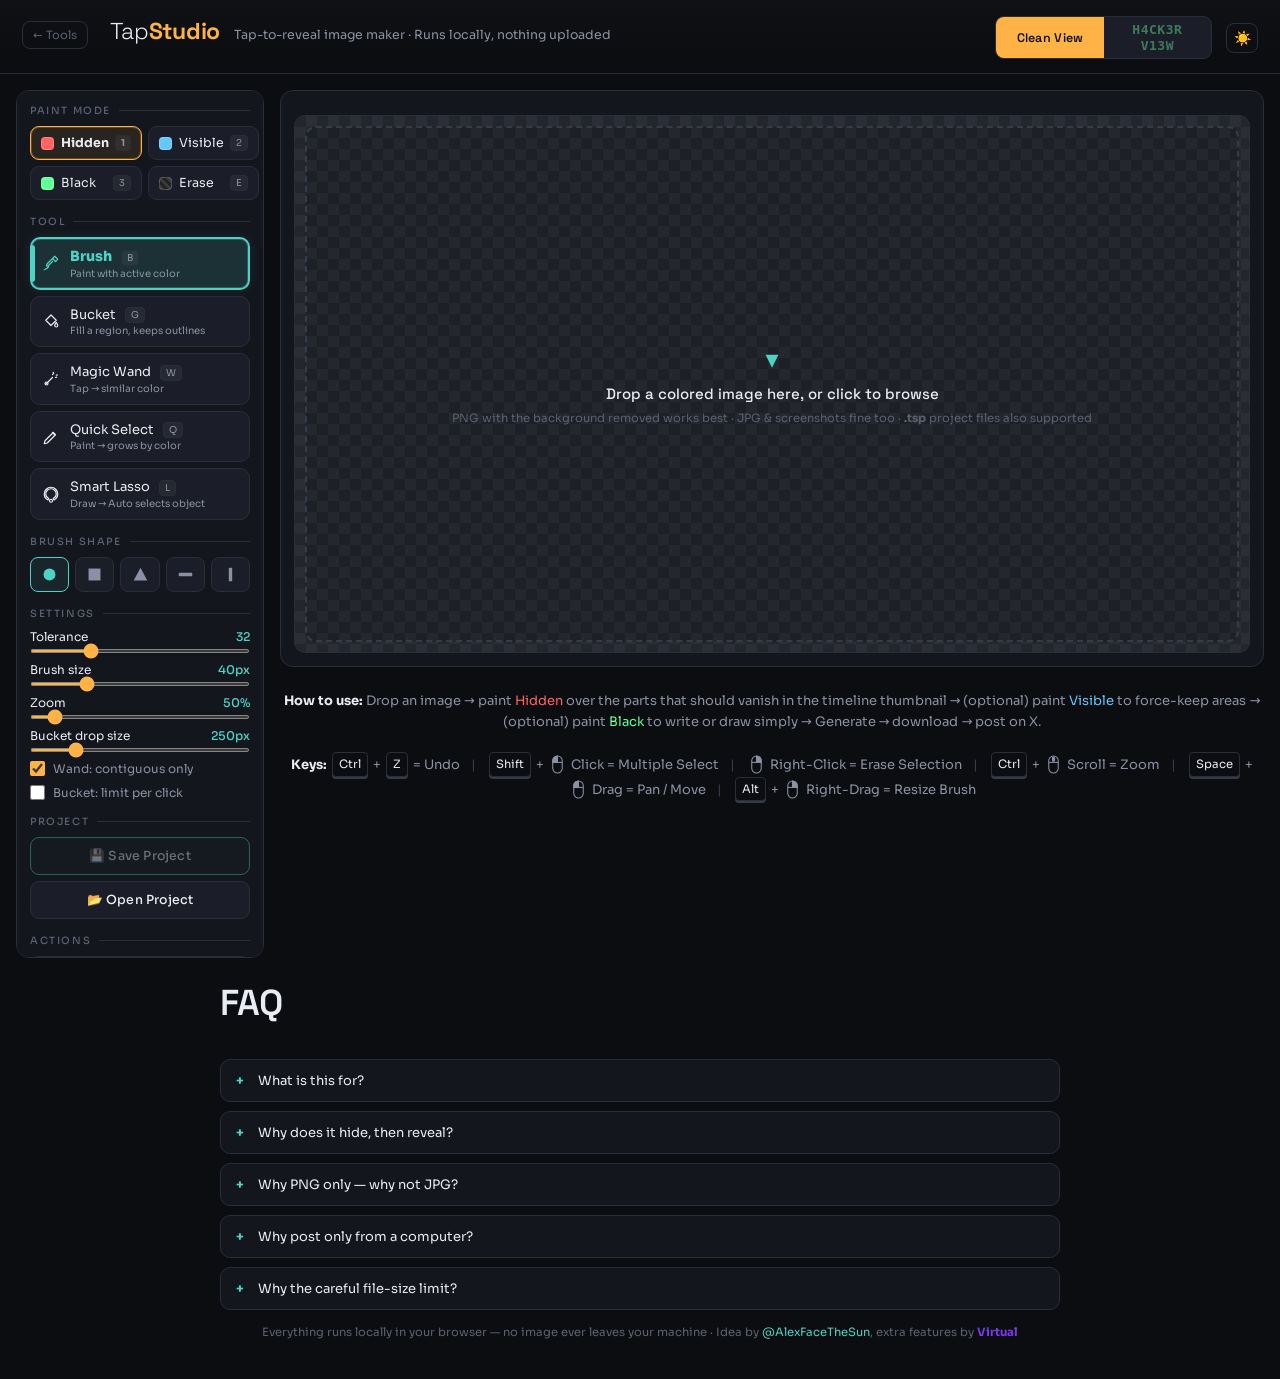
<file: studio.html>
<!DOCTYPE html>
<html lang="en">

<head>
  <meta charset="UTF-8">
  <meta name="viewport" content="width=device-width, initial-scale=1, maximum-scale=1, user-scalable=no">
  <title>TapStudio Pro — Tap-to-reveal image maker</title>
  <meta name="description"
    content="Make tap-to-reveal color images for X/Twitter. Runs entirely in your browser — nothing is uploaded.">
  <link rel="icon"
    href="data:image/svg+xml,<svg xmlns='http://www.w3.org/2000/svg' viewBox='0 0 16 16'><text y='13' font-size='13'>%E2%9C%A6</text></svg>">
  <link rel="preconnect" href="https://fonts.googleapis.com">
  <link rel="preconnect" href="https://fonts.gstatic.com" crossorigin>
  <link
    href="https://fonts.googleapis.com/css2?family=Sora:wght@400;500;600;700&family=Space+Grotesk:wght@300;400;500;600;700&display=swap"
    rel="stylesheet">
  <link rel="manifest" href="site.webmanifest">
  <link rel="stylesheet" href="style.css">
  <script src="jszip.min.js"></script>
</head>

<canvas id="matrix" aria-hidden="true"></canvas>

<header>
  <a class="ghostlink" href="index.html" style="margin-right:8px" title="Back to tool picker">← Tools</a>
  <h1 id="brandH1">Tap_<span>STUDIO</span></h1>
  <span class="sub" id="brandSub">Tap-to-reveal image maker · Runs locally, nothing uploaded</span>
  <span class="spacer"></span>
  <div class="seg viewseg" id="viewSeg">
    <button data-view="clean" class="active">Clean View</button>
    <button data-view="hacker">H4CK3R V13W</button>
  </div>
  <button class="iconbtn" id="themeBtn" title="Toggle light / dark" aria-label="Toggle light / dark"><span
      id="themeIco">☀️</span></button>
  <a class="ghostlink" id="newImg" href="#" style="display:none">↺ New image</a>
</header>

<div class="wrap">
  <!-- ─────────── TOOLS ─────────── -->
  <aside class="tools">
    <div class="group">
      <h2>Paint mode</h2>
      <div class="modes" id="modes">
        <button class="mode active" data-mode="hidden"><span class="mode-content"><span class="swatch sw-hidden"></span> Hidden</span> <kbd class="sh">1</kbd></button>
        <button class="mode" data-mode="visible"><span class="mode-content"><span class="swatch sw-visible"></span> Visible</span> <kbd class="sh">2</kbd></button>
        <button class="mode" data-mode="black"><span class="mode-content"><span class="swatch sw-black"></span> Black</span> <kbd class="sh">3</kbd></button>
        <button class="mode" data-mode="erase"><span class="mode-content"><span class="swatch sw-erase"></span> Erase</span> <kbd class="sh">E</kbd></button>
      </div>
    </div>

    <div class="group">
      <h2>Tool</h2>
      <div class="toolbtns" id="toolbtns">
        <button class="tool active" data-tool="brush">
          <svg viewBox="0 0 24 24">
            <path d="M3 21c3-1 4-2 6-4M14 6l4 4M14 6l3-3 4 4-3 3M14 6 7 13c-1 1-1 3-1 3s2 0 3-1l5-5" />
          </svg>
          <span><b>Brush</b> <kbd class="sh">B</kbd><small>Paint with active color</small></span>
        </button>
        <button class="tool" data-tool="bucket">
          <svg viewBox="0 0 24 24">
            <path d="M5 11 12 4l7 7-7 7-7-7zM19 14c1 1.5 2 2.5 2 4a2 2 0 1 1-4 0c0-1.5 1-2.5 2-4z" />
          </svg>
          <span><b>Bucket</b> <kbd class="sh">G</kbd><small>Fill a region, keeps outlines</small></span>
        </button>
        <button class="tool" data-tool="wand">
          <svg viewBox="0 0 24 24">
            <path d="M5 19l9-9M14 6l1.5-1.5M18 10l1.5-.5M15 3l.5 1.5M19 7l1.5-.5" />
            <circle cx="6" cy="18" r="2" />
          </svg>
          <span><b>Magic Wand</b> <kbd class="sh">W</kbd><small>Tap → similar color</small></span>
        </button>
        <button class="tool" data-tool="quick">
          <svg viewBox="0 0 24 24">
            <path d="M3 21l4-1 11-11-3-3L4 17l-1 4z" />
            <path d="M14 6l3 3" />
          </svg>
          <span><b>Quick Select</b> <kbd class="sh">Q</kbd><small>Paint → grows by color</small></span>
        </button>
          <button class="tool" data-tool="lasso">
            <svg viewBox="0 0 24 24">
              <path d="M12 3C7 3 3 7 3 12c0 3.5 2 6.5 5 8l1-2c-2.5-1.2-4-3.7-4-6 0-4 3.5-7 7-7s7 3 7 7c0 2.3-1.5 4.8-4 6l1 2c3-1.5 5-4.5 5-8 0-5-4-9-9-9z"/>
              <circle cx="12" cy="21" r="2"/>
            </svg>
            <div class="meta">
              <span>Smart Lasso <kbd class="sh">L</kbd></span>
              <small>Draw → Auto selects object</small>
            </div>
          </button>
      </div>
    </div>

    <div class="group" id="shapeGroup">
      <h2>Brush shape</h2>
      <div class="shapes" id="shapes">
        <button class="shape active" data-shape="round"><svg viewBox="0 0 20 20">
            <circle cx="10" cy="10" r="7" />
          </svg></button>
        <button class="shape" data-shape="square"><svg viewBox="0 0 20 20">
            <rect x="3" y="3" width="14" height="14" />
          </svg></button>
        <button class="shape" data-shape="triangle"><svg viewBox="0 0 20 20">
            <polygon points="10,2 18,17 2,17" />
          </svg></button>
        <button class="shape" data-shape="hline"><svg viewBox="0 0 20 20">
            <rect x="2" y="8" width="16" height="4" rx="1" />
          </svg></button>
        <button class="shape" data-shape="vline"><svg viewBox="0 0 20 20">
            <rect x="8" y="2" width="4" height="16" rx="1" />
          </svg></button>
      </div>
    </div>

    <div class="group">
      <h2>Settings</h2>
      <div class="slider-row" id="tolRow">
        <label>Tolerance <b id="tolVal">32</b></label>
        <input type="range" id="tol" min="1" max="120" value="32">
      </div>
      <div class="slider-row" id="brushRow">
        <label>Brush size <b><span id="brushVal">40</span>px</b></label>
        <input type="range" id="brush" min="5" max="150" value="40">
      </div>
      <div class="slider-row">
        <label>Zoom <b><span id="zoomVal">50</span>%</b></label>
        <input type="range" id="zoom" min="10" max="500" value="50">
      </div>
      <div class="slider-row" id="reachRow">
        <label>Bucket drop size <b><span id="bucketReachVal">250</span>px</b></label>
        <input type="range" id="bucketReach" min="30" max="1200" value="250">
      </div>
      <label class="check"><input type="checkbox" id="contig" checked> Wand: contiguous only</label>
      <label class="check"><input type="checkbox" id="bucketLimit"> Bucket: limit per click</label>
    </div>

    <div class="group">
      <h2>Project</h2>
      <div class="actions project-actions">
        <button class="btn project-btn" id="saveProject" disabled>💾 Save Project</button>
        <button class="btn project-btn" id="openProject">📂 Open Project</button>
        <input type="file" id="tspFile" accept=".tsp" style="display:none">
      </div>
    </div>

    <div class="group">
      <h2>Actions</h2>
      <div class="actions">
        <button class="btn ghost" id="markAll">Mark all hidden</button>
        <button class="btn ghost" id="undo">Undo (⌘Z)</button>
        <button class="btn ghost" id="clearMask">Clear mask</button>
      </div>
    </div>

    <div class="group">
      <h2>Output</h2>
      <div class="slider-row">
        <label>Keep 1 / <b id="densityVal">2</b></label>
        <input type="range" id="density" min="2" max="6" value="2">
      </div>
      <button class="btn primary" id="generate" disabled>▸ Generate PNG</button>
    </div>
  </aside>

  <!-- ─────────── STAGE ─────────── -->
  <div class="stage-col">
    <section class="stage">
      <div class="topbar">
        <span class="dims" id="dims"></span>
      </div>

      <div class="canvas-area" id="area">
        <div class="canvas-stack" id="stack">
          <canvas id="imgCanvas"></canvas>
          <canvas id="maskCanvas"></canvas>
          <canvas id="selTint"></canvas>
          <canvas id="selAnts"></canvas>
        </div>
        <div id="cursor"></div>
        <label class="drop" id="drop">
          <span class="arrow">▾</span>
          <span class="big">Drop a colored image here, or click to browse</span>
          <span class="small">PNG with the background removed works best · JPG &amp; screenshots fine too · <b>.tsp</b> project files also supported</span>
          <input type="file" id="file" accept="image/*,.tsp" style="display:none">
        </label>
      </div>
    </section>

    <section class="instructions-panel">
      <b style="color:var(--ink)">How to use:</b> Drop an image → paint <span style="color:var(--pink)">Hidden</span> over the parts that should vanish in the timeline thumbnail → (optional) paint <span style="color:var(--blue)">Visible</span> to force-keep areas → (optional) paint <span style="color:var(--green)">Black</span> to write or draw simply → Generate → download → post on X.<br><br>
      <b style="color:var(--ink)">Keys:</b> <span id="kb-undo"><kbd>Ctrl</kbd> + <kbd>Z</kbd></span> = Undo <span class="divider">|</span> <span><kbd>Shift</kbd> + <svg width="13" height="19" viewBox="0 0 24 36" fill="none" stroke="currentColor" stroke-width="2" stroke-linejoin="round" style="vertical-align: middle; margin: 0 4px; transform: translateY(-1px);"><rect x="3" y="2" width="18" height="32" rx="9"/><path d="M 3 14 L 21 14"/><path d="M 12 2 L 12 14"/><path d="M 12 2 A 9 9 0 0 0 3 11 L 3 14 L 12 14 Z" fill="currentColor"/></svg> Click</span> = Multiple Select <span class="divider">|</span> <span><svg width="13" height="19" viewBox="0 0 24 36" fill="none" stroke="currentColor" stroke-width="2" stroke-linejoin="round" style="vertical-align: middle; margin: 0 4px; transform: translateY(-1px);"><rect x="3" y="2" width="18" height="32" rx="9"/><path d="M 3 14 L 21 14"/><path d="M 12 2 L 12 14"/><path d="M 12 2 A 9 9 0 0 1 21 11 L 21 14 L 12 14 Z" fill="currentColor"/></svg> Right-Click</span> = Erase Selection <span class="divider">|</span> <span id="kb-zoom"><kbd>Ctrl</kbd> + <svg width="13" height="19" viewBox="0 0 24 36" fill="none" stroke="currentColor" stroke-width="2" stroke-linejoin="round" style="vertical-align: middle; margin: 0 4px; transform: translateY(-1px);"><rect x="3" y="2" width="18" height="32" rx="9"/><path d="M 3 14 L 21 14"/><rect x="10" y="4" width="4" height="8" rx="2" fill="currentColor"/></svg> Scroll</span> = Zoom <span class="divider">|</span> <span><kbd>Space</kbd> + <svg width="13" height="19" viewBox="0 0 24 36" fill="none" stroke="currentColor" stroke-width="2" stroke-linejoin="round" style="vertical-align: middle; margin: 0 4px; transform: translateY(-1px);"><rect x="3" y="2" width="18" height="32" rx="9"/><path d="M 3 14 L 21 14"/><path d="M 12 2 L 12 14"/><path d="M 12 2 A 9 9 0 0 0 3 11 L 3 14 L 12 14 Z" fill="currentColor"/></svg> Drag</span> = Pan / Move <span class="divider">|</span> <span><kbd>Alt</kbd> + <svg width="13" height="19" viewBox="0 0 24 36" fill="none" stroke="currentColor" stroke-width="2" stroke-linejoin="round" style="vertical-align: middle; margin: 0 4px; transform: translateY(-1px);"><rect x="3" y="2" width="18" height="32" rx="9"/><path d="M 3 14 L 21 14"/><path d="M 12 2 L 12 14"/><path d="M 12 2 A 9 9 0 0 1 21 11 L 21 14 L 12 14 Z" fill="currentColor"/></svg> Right-Drag</span> = Resize Brush
    </section>

    <section class="result hidden" id="result">
      <div class="imgbox"><img id="previewFull" alt="generated tap-to-reveal PNG"></div>
      <div class="rcol">
        <div class="meta-ttl" id="resultMeta"></div>
        <a class="btn primary" id="download" download="tap_studio.png">⬇ Download PNG</a>
        <p style="font-size:11.5px;color:var(--muted);font-family:var(--mono);line-height:1.6;">
          Post it from a <b style="color:var(--ink)">desktop browser</b> on x.com — the mobile apps re-encode PNGs and
          break the effect.
        </p>
      </div>
    </section>
  </div>
</div>

<!-- ─────────── FAQ ─────────── -->
<div class="faq">
  <h2>FAQ</h2>

  <details>
    <summary>What is this for?</summary>
    <p>It makes <strong>"tap-to-reveal" images</strong> for X/Twitter — a picture that looks like one thing in the
      timeline, then shows the full image when you tap it. Built for that trend, but useful anywhere you want a
      hidden/revealed layer.</p>
  </details>

  <details>
    <summary>Why does it hide, then reveal?</summary>
    <p>X shows a <strong>shrunk-down preview</strong> in the feed and the <strong>full-resolution</strong> image only on
      tap. The "hidden" areas are stored as a sparse pattern of pixels with transparent gaps. Shrunk down, those pixels
      blend into the gaps and nearly disappear; at full size they show at full strength and the whole image appears.</p>
  </details>

  <details>
    <summary>Why PNG only — why not JPG?</summary>
    <p>The effect needs <strong>transparency</strong> and <strong>lossless</strong> pixels. PNG has both; JPG has no
      transparency and re-compresses the image, smearing the fine pattern. GIF and WebP get converted by X. An indexed
      <strong>PNG-8</strong> is the one format that survives intact.</p>
  </details>

  <details>
    <summary>Why post only from a computer?</summary>
    <p>The mobile X apps <strong>re-encode</strong> uploads (often PNG→JPG), destroying the transparency. A
      <strong>desktop-browser</strong> upload on x.com keeps the PNG as-is.</p>
  </details>

  <details>
    <summary>Why the careful file-size limit?</summary>
    <p>X leaves a PNG untouched only if it's small enough; over the limit it re-compresses to JPG and breaks the effect.
      The export is auto-tuned to sit <strong>just under ~700&nbsp;KB / 2500&nbsp;px</strong> — small enough to stay
      PNG, big enough to stay sharp.</p>
  </details>

  <p class="foot">Everything runs locally in your browser — no image ever leaves your machine · Idea by <a
      href="https://x.com/alexfacethesun" target="_blank" rel="noopener">@AlexFaceTheSun</a>, extra features by <b
      class="virtual">Virtual</b></p>
</div>

<script src="app.js"></script>
</body>

</html>
</file>
<file: style.css>
:root {
    --bg: #0c0d11;
    --panel: #14161d;
    --panel-2: #1b1e28;
    --panel-3: #23262f;
    --line: #2a2e3a;
    --line-2: #363b49;
    --ink: #e9ecf2;
    --muted: #8b91a3;
    --faint: #5b6172;
    --accent: #ffb347;
    --accent-2: #4fd1c5;
    --pink: #ff6464;
    --blue: #64c8ff;
    --green: #64ff96;
    --check1: #2b2e36;
    --check2: #23262d;
    --glow1: rgba(255, 179, 71, .07);
    --glow2: rgba(79, 209, 197, .07);
    --radius: 13px;
    --sans: "Sora", system-ui, -apple-system, sans-serif;
    --display: "Space Grotesk", "Sora", sans-serif;
    --serif: var(--display);
    --mono: var(--sans);
  }

  /* ── Clean view, LIGHT theme ── */
  [data-theme="light"] {
    --bg: #f3f5f9;
    --panel: #ffffff;
    --panel-2: #eef1f6;
    --panel-3: #e3e7ef;
    --line: #dde1ea;
    --line-2: #c8cedb;
    --ink: #1a1d26;
    --muted: #5b6172;
    --faint: #9197a8;
    --accent: #d9831a;
    --accent-2: #0e9b8e;
    --pink: #e23b3b;
    --blue: #2a8fd0;
    --green: #1f9d57;
    --check1: #dfe3ec;
    --check2: #eef1f6;
    --glow1: rgba(217, 131, 26, .10);
    --glow2: rgba(14, 155, 142, .10);
  }

  /* ── H4CK3R view (terminal), DARK ── */
  [data-view="hacker"] {
    --bg: #05080a;
    --panel: #0a0f0c;
    --panel-2: #0c1410;
    --panel-3: #0f1c15;
    --line: #143a26;
    --line-2: #1e5236;
    --ink: #c8ffd8;
    --muted: #5fae7e;
    --faint: #3f7a59;
    --accent: #2cc94e;
    --accent-2: #1f9e29;
    --pink: #ff6b6b;
    --blue: #5fd0ff;
    --green: #5dff9a;
    --check1: #0c1712;
    --check2: #091210;
    --glow1: rgba(56, 255, 140, .10);
    --glow2: rgba(39, 224, 192, .07);
    --sans: "Cascadia Mono", "Cascadia Code", Consolas, "Lucida Console", "DejaVu Sans Mono", monospace;
    --display: "Cascadia Mono", "Cascadia Code", Consolas, "Lucida Console", "DejaVu Sans Mono", monospace;
    --mono: "Cascadia Mono", "Cascadia Code", Consolas, "Lucida Console", "DejaVu Sans Mono", monospace;
  }

  /* ── H4CK3R view, LIGHT (paper terminal) ── */
  [data-view="hacker"][data-theme="light"] {
    --bg: #eef3ee;
    --panel: #ffffff;
    --panel-2: #e8efe8;
    --panel-3: #dde9df;
    --line: #bcd6c4;
    --line-2: #9cc4a8;
    --ink: #0b2f1c;
    --muted: #3f7a59;
    --faint: #6f9c80;
    --accent: #0a8a3c;
    --accent-2: #0a8f7e;
    --check1: #dde9df;
    --check2: #e8efe8;
    --glow1: rgba(10, 138, 60, .08);
    --glow2: rgba(10, 143, 126, .06);
  }

  /* terminal flourishes */
  [data-view="hacker"] header h1 {
    text-shadow: 0 0 14px rgba(56, 255, 140, .45);
  }

  [data-view="hacker"][data-theme="light"] header h1 {
    text-shadow: none;
  }

  [data-view="hacker"] .group h2::before {
    content: "> ";
    color: var(--accent);
  }

  [data-view="hacker"] body::after {
    display: none;
  }

  kbd.sh {
    display: inline-block;
    padding: 1px 5px;
    font-family: var(--mono);
    font-size: 9.5px;
    color: var(--muted);
    background: rgba(255, 255, 255, 0.05);
    border: 1px solid var(--line);
    border-radius: 4px;
    margin-left: 6px;
    vertical-align: middle;
  }

  /* ── Toggles in the header ── */
  .seg.viewseg {
    display: flex;
    border: 1px solid var(--line);
    border-radius: 9px;
    overflow: hidden;
    align-self: center;
  }

  .seg.viewseg button {
    font-size: 11px;
    padding: 6px 11px;
    cursor: pointer;
    border: 0;
    background: transparent;
    color: var(--faint);
    transition: .13s;
    letter-spacing: .3px;
  }

  .seg.viewseg button[data-view="clean"] {
    font-family: "Space Grotesk", "Sora", system-ui, sans-serif !important;
    letter-spacing: 0.3px;
    font-weight: 600;
    font-size: 12.5px;
    white-space: nowrap;
    padding: 6px 14px;
  }

  .seg.viewseg button[data-view="hacker"] {
    font-family: Consolas, "Cascadia Mono", "Cascadia Code", "Lucida Console", "DejaVu Sans Mono", monospace !important;
    font-size: 13px;
    font-weight: 700;
    letter-spacing: 0.5px;
    line-height: 1.2;
    padding: 5px 14px;
    text-align: center;
  }

  .seg.viewseg button:hover {
    color: var(--ink);
  }

  .seg.viewseg button.active {
    background: var(--accent);
    color: #10130a;
    font-weight: 600;
  }

  [data-view="hacker"] .seg.viewseg button.active {
    color: #04130a;
  }

  .iconbtn {
    align-self: center;
    width: 32px;
    height: 30px;
    border: 1px solid var(--line);
    border-radius: 8px;
    background: transparent;
    color: var(--muted);
    cursor: pointer;
    font-size: 14px;
    transition: .13s;
    line-height: 1;
  }

  .iconbtn:hover {
    border-color: var(--accent-2);
    color: var(--accent-2);
  }

  #themeIco {
    display: inline-block;
    transition: transform .25s;
  }

  /* the emoji moon (clean) is already tilted; rotate the SYMBOL moon (hacker) to match */
  [data-view="hacker"] #themeBtn.is-moon #themeIco {
    transform: rotate(-38deg);
  }

  /* Matrix rain — only visible in the H4CK3R dark view, sits behind everything */
  #matrix {
    position: fixed;
    inset: 0;
    width: 100%;
    height: 100%;
    z-index: 0;
    pointer-events: none;
    opacity: 0;
    transition: opacity .45s;
  }

  [data-view="hacker"] #matrix {
    opacity: .12;
  }

  header,
  .wrap,
  .faq {
    position: relative;
    z-index: 1;
  }

  .virtual {
    font-weight: 700;
    color: #7c3aed;
  }

  [data-theme="light"] .virtual {
    color: #6d28d9;
  }

  [data-view="hacker"] .virtual {
    color: #b07bff;
  }

  [data-view="hacker"][data-theme="light"] .virtual {
    color: #6d28d9;
  }

  /* smooth theme transitions */
  body,
  .tools,
  .stage,
  .btn,
  .mode,
  .tool,
  .shape,
  .faq details,
  .seg.viewseg,
  .iconbtn,
  header {
    transition: background-color .25s, border-color .25s, color .25s;
  }

  * {
    box-sizing: border-box;
    margin: 0;
    padding: 0;
    -webkit-tap-highlight-color: transparent;
  }

  html,
  body {
    height: 100%;
  }

  body {
    background: var(--bg);
    color: var(--ink);
    font-family: var(--sans);
    min-height: 100%;
    display: flex;
    flex-direction: column;
    -webkit-font-smoothing: antialiased;
  }

  /* ── Header ── */
  header {
    padding: 16px 22px 14px;
    border-bottom: 1px solid var(--line);
    display: flex;
    align-items: baseline;
    gap: 14px;
    flex-wrap: wrap;
    background: linear-gradient(180deg, rgba(255, 255, 255, .02), transparent);
  }

  header h1 {
    font-family: var(--display);
    font-weight: 300;
    font-size: 23px;
    letter-spacing: -.3px;
  }

  header h1 span {
    color: var(--accent);
    font-weight: 700;
  }

  header .sub {
    color: var(--muted);
    font-size: 12.5px;
    font-family: var(--mono);
  }

  header .spacer {
    flex: 1;
  }

  .ghostlink {
    color: var(--faint);
    font-family: var(--mono);
    font-size: 11.5px;
    text-decoration: none;
    border: 1px solid var(--line);
    padding: 6px 10px;
    border-radius: 8px;
    transition: .15s;
  }

  .ghostlink:hover {
    border-color: var(--accent-2);
    color: var(--accent-2);
  }

  /* ── Layout ── */
  .wrap {
    display: flex;
    gap: 16px;
    padding: 16px;
    flex: 1;
    align-items: flex-start;
    flex-wrap: wrap;
  }

  .tools {
    width: 248px;
    flex: 0 0 auto;
    background: var(--panel);
    border: 1px solid var(--line);
    border-radius: var(--radius);
    padding: 13px;
    display: flex;
    flex-direction: column;
    gap: 15px;
    position: sticky;
    top: 16px;
    max-height: calc(100vh - 32px);
    overflow: auto;
  }

  .tools::-webkit-scrollbar {
    width: 8px;
  }

  .tools::-webkit-scrollbar-thumb {
    background: var(--line-2);
    border-radius: 8px;
  }

  .stage-col {
    flex: 1;
    min-width: 300px;
    display: flex;
    flex-direction: column;
    gap: 16px;
  }

  .group {
    display: flex;
    flex-direction: column;
    gap: 9px;
  }

  .group h2 {
    font-size: 10px;
    letter-spacing: 1.6px;
    text-transform: uppercase;
    color: var(--faint);
    font-weight: 500;
    font-family: var(--mono);
    display: flex;
    align-items: center;
    gap: 8px;
  }

  .group h2::after {
    content: "";
    flex: 1;
    height: 1px;
    background: var(--line);
  }

  /* segmented paint modes */
  .modes {
    display: grid;
    grid-template-columns: 1fr 1fr;
    gap: 6px;
  }

  .mode {
    display: flex;
    align-items: center;
    justify-content: space-between;
    padding: 8px 10px;
    cursor: pointer;
    background: var(--panel-2);
    border: 1px solid var(--line);
    border-radius: 9px;
    color: var(--ink);
    font-size: 12.5px;
    font-family: inherit;
    transition: .13s;
    text-align: left;
  }
  
  .mode-content {
    display: flex;
    align-items: center;
    gap: 7px;
  }

  .mode:hover:not(.active) {
    border-color: var(--line-2);
    background: rgba(255, 255, 255, 0.09);
  }

  .mode.active {
    border-color: var(--accent);
    background: rgba(255, 179, 71, .09);
    box-shadow: 0 0 0 1px rgba(255, 179, 71, .25) inset;
    font-weight: 700;
  }

  .swatch {
    width: 13px;
    height: 13px;
    border-radius: 4px;
    flex: 0 0 auto;
    border: 1px solid rgba(255, 255, 255, .18);
  }

  .sw-hidden {
    background: var(--pink);
  }

  .sw-visible {
    background: var(--blue);
  }

  .sw-black {
    background: var(--green);
  }

  .sw-erase {
    background: repeating-linear-gradient(45deg, #3a3a3a, #3a3a3a 3px, #222 3px, #222 6px);
  }

  /* tool buttons */
  .toolbtns {
    display: flex;
    flex-direction: column;
    gap: 6px;
  }

  .tool {
    display: flex;
    align-items: center;
    gap: 10px;
    padding: 9px 11px;
    cursor: pointer;
    background: var(--panel-2);
    border: 1px solid var(--line);
    border-radius: 10px;
    color: var(--ink);
    font-size: 13px;
    font-family: inherit;
    text-align: left;
    transition: all .15s ease;
    position: relative;
  }

  .tool:hover:not(.active) {
    border-color: var(--line-2);
    background: rgba(255, 255, 255, 0.09);
  }

  .tool.active {
    border-color: var(--accent-2);
    border-width: 2px;
    padding: 8px 10px;
    background: rgba(79, 209, 197, .14);
    color: var(--ink);
    box-shadow: 0 0 0 1px rgba(79, 209, 197, .28) inset, 0 0 12px rgba(79, 209, 197, .10);
  }

  .tool.active::before {
    content: "";
    position: absolute;
    left: 0;
    top: 6px;
    bottom: 6px;
    width: 3px;
    border-radius: 0 3px 3px 0;
    background: var(--accent-2);
  }

  .tool svg {
    width: 18px;
    height: 18px;
    flex: 0 0 auto;
    stroke: currentColor;
    fill: none;
    stroke-width: 1.6;
    stroke-linecap: round;
    stroke-linejoin: round;
  }

  .tool b {
    font-weight: 400;
  }

  .tool.active b {
    font-weight: 900;
    font-size: 14px;
    color: var(--accent-2);
  }

  .tool.active svg {
    stroke: var(--accent-2);
  }

  .tool small {
    display: block;
    color: var(--muted);
    font-size: 10px;
    margin-top: 1px;
    font-family: var(--mono);
    line-height: 1.3;
  }

  /* shape picker */
  .shapes {
    display: flex;
    gap: 6px;
  }

  .shape {
    flex: 1;
    background: var(--panel-2);
    border: 1px solid var(--line);
    border-radius: 8px;
    padding: 8px;
    cursor: pointer;
    color: var(--muted);
    display: flex;
    align-items: center;
    justify-content: center;
    transition: .13s;
  }

  .shape svg {
    width: 17px;
    height: 17px;
    fill: currentColor;
  }

  .shape:hover:not(.active) {
    border-color: var(--line-2);
    color: var(--ink);
    background: rgba(255, 255, 255, 0.09);
  }

  .shape.active {
    border-color: var(--accent-2);
    color: var(--accent-2);
    background: rgba(79, 209, 197, .08);
  }

  /* segmented control (selection op) */
  .seg {
    display: flex;
    background: var(--panel-2);
    border: 1px solid var(--line);
    border-radius: 9px;
    overflow: hidden;
  }

  .seg button {
    flex: 1;
    padding: 8px 4px;
    background: transparent;
    border: 0;
    color: var(--muted);
    font-family: var(--mono);
    font-size: 11px;
    cursor: pointer;
    transition: .12s;
    border-right: 1px solid var(--line);
  }

  .seg button:last-child {
    border-right: 0;
  }

  .seg button.active {
    background: rgba(79, 209, 197, .14);
    color: var(--accent-2);
  }

  .seg button:hover:not(.active) {
    color: var(--ink);
  }

  .faq h2 {
    font-family: var(--serif);
    font-size: 36px;
    font-weight: 600;
    color: var(--ink);
    margin-bottom: 24px;
    letter-spacing: -0.5px;
  }

  .kbd-hint {
    font-family: var(--mono);
    font-size: 10px;
    color: var(--faint);
    line-height: 1.45;
  }

  .kbd-hint b {
    color: var(--muted);
    font-weight: 500;
  }

  .slider-row {
    display: flex;
    flex-direction: column;
    gap: 5px;
  }

  .slider-row label {
    font-size: 12px;
    display: flex;
    justify-content: space-between;
    color: var(--ink);
  }

  .slider-row label b {
    font-family: var(--mono);
    color: var(--accent-2);
    font-weight: 500;
  }

  input[type=range] {
    width: 100%;
    accent-color: var(--accent);
    height: 4px;
  }

  .check {
    display: flex;
    align-items: center;
    gap: 8px;
    font-size: 12px;
    color: var(--muted);
    cursor: pointer;
    font-family: var(--mono);
  }

  .check input {
    accent-color: var(--accent);
    width: 15px;
    height: 15px;
  }

  .actions {
    display: flex;
    flex-direction: column;
    gap: 7px;
  }

  /* Project Save / Open buttons */
  .project-actions {
    gap: 6px;
  }

  .btn.project-btn {
    padding: 10px 11px;
    font-size: 12.5px;
    font-weight: 500;
    border: 1px solid var(--line);
    background: var(--panel-2);
    color: var(--ink);
    border-radius: 9px;
    transition: all .18s ease;
    letter-spacing: .2px;
  }

  .btn.project-btn:hover {
    border-color: var(--accent-2);
    background: rgba(79, 209, 197, .08);
    box-shadow: 0 0 10px rgba(79, 209, 197, .08);
  }

  .btn.project-btn:disabled {
    opacity: .4;
    cursor: not-allowed;
    pointer-events: none;
  }

  #saveProject {
    border-color: var(--accent-2);
    background: rgba(79, 209, 197, .06);
  }

  #saveProject:hover {
    background: rgba(79, 209, 197, .14);
    box-shadow: 0 0 14px rgba(79, 209, 197, .12);
  }

  .btn {
    padding: 9px 11px;
    border-radius: 9px;
    border: 1px solid var(--line);
    background: var(--panel-2);
    color: var(--ink);
    font-family: inherit;
    font-size: 12.5px;
    cursor: pointer;
    transition: .13s;
    display: flex;
    align-items: center;
    justify-content: center;
    gap: 7px;
    text-decoration: none;
  }

  .btn:hover {
    border-color: var(--line-2);
    background: rgba(255, 255, 255, 0.09);
  }

  .btn.ghost {
    background: transparent;
  }

  .btn.primary {
    background: linear-gradient(180deg, #ffc266, #ffb347);
    color: #1a1205;
    border-color: var(--accent);
    font-weight: 600;
    font-size: 13.5px;
    padding: 12px;
    letter-spacing: .3px;
  }

  .btn.primary:hover {
    filter: brightness(1.06);
  }

  .btn.primary:disabled {
    opacity: .5;
    cursor: not-allowed;
    filter: none;
  }

  /* selection action card (appears when a selection exists) */
  .selcard {
    border: 1px solid var(--accent-2);
    border-radius: 11px;
    padding: 11px;
    background: rgba(79, 209, 197, .06);
    display: flex;
    flex-direction: column;
    gap: 9px;
  }

  .selcard .ttl {
    font-family: var(--mono);
    font-size: 10.5px;
    letter-spacing: 1px;
    text-transform: uppercase;
    color: var(--accent-2);
  }

  .fillrow {
    display: flex;
    gap: 6px;
  }

  .fillrow button {
    flex: 1;
    padding: 8px 0;
    border-radius: 8px;
    border: 1px solid var(--line);
    background: var(--panel-2);
    cursor: pointer;
    display: flex;
    align-items: center;
    justify-content: center;
    transition: .13s;
  }

  .fillrow button:hover {
    border-color: var(--accent-2);
  }

  .selcard .row2 {
    display: flex;
    gap: 6px;
  }

  .selcard .row2 .btn {
    flex: 1;
    padding: 7px;
    font-size: 11.5px;
  }

  /* ── Stage ── */
  .stage {
    background: var(--panel);
    border: 1px solid var(--line);
    border-radius: var(--radius);
    padding: 13px;
    display: flex;
    flex-direction: column;
    gap: 11px;
  }

  .topbar {
    display: flex;
    gap: 10px;
    align-items: center;
    flex-wrap: wrap;
    justify-content: flex-end;
  }

  .dims {
    color: var(--faint);
    font-family: var(--mono);
    font-size: 11.5px;
  }

  .canvas-area {
    position: relative;
    border-radius: 11px;
    overflow: hidden;
    min-height: 500px;
    max-height: 80vh;
    aspect-ratio: 16 / 9;
    background: repeating-conic-gradient(var(--check1) 0% 25%, var(--check2) 0% 50%) 0 0/22px 22px;
    border: 1px solid var(--line);
    display: flex;
    align-items: center;
    justify-content: center;
    touch-action: none;
  }

  .canvas-area[data-tool="brush"],
  .canvas-area[data-tool="quick"] {
    cursor: none;
  }

  .canvas-area[data-tool="wand"] {
    cursor: url('data:image/svg+xml;utf8,<svg width="26" height="26" viewBox="0 0 24 24" fill="none" stroke-linecap="round" stroke-linejoin="round" xmlns="http://www.w3.org/2000/svg"><g stroke="%23000" stroke-width="4"><path d="M5 19l9-9M14 6l1.5-1.5M18 10l1.5-.5M15 3l.5 1.5M19 7l1.5-.5"/><circle cx="6" cy="18" r="2" fill="%23000"/></g><g stroke="%23FFF" stroke-width="1.5"><path d="M5 19l9-9M14 6l1.5-1.5M18 10l1.5-.5M15 3l.5 1.5M19 7l1.5-.5"/><circle cx="6" cy="18" r="2" fill="%23FFF"/></g></svg>') 6 18, crosshair;
  }
  
  .canvas-area[data-tool="bucket"] {
    cursor: url('data:image/svg+xml;utf8,<svg width="26" height="26" viewBox="0 0 24 24" fill="none" stroke-linecap="round" stroke-linejoin="round" xmlns="http://www.w3.org/2000/svg"><path stroke="%23000" stroke-width="4" d="M5 11 12 4l7 7-7 7-7-7zM19 14c1 1.5 2 2.5 2 4a2 2 0 1 1-4 0c0-1.5 1-2.5 2-4z"/><path stroke="%23FFF" stroke-width="1.5" d="M5 11 12 4l7 7-7 7-7-7zM19 14c1 1.5 2 2.5 2 4a2 2 0 1 1-4 0c0-1.5 1-2.5 2-4z"/></svg>') 5 11, crosshair;
  }
  
  .canvas-area[data-tool="lasso"] {
    cursor: url('data:image/svg+xml;utf8,<svg width="26" height="26" viewBox="0 0 24 24" fill="none" stroke-linecap="round" stroke-linejoin="round" xmlns="http://www.w3.org/2000/svg"><g stroke="%23000" stroke-width="4"><path d="M12 3C7 3 3 7 3 12c0 3.5 2 6.5 5 8l1-2c-2.5-1.2-4-3.7-4-6 0-4 3.5-7 7-7s7 3 7 7c0 2.3-1.5 4.8-4 6l1 2c3-1.5 5-4.5 5-8 0-5-4-9-9-9z"/><circle cx="12" cy="21" r="2" fill="%23000"/></g><g stroke="%23FFF" stroke-width="1.5"><path d="M12 3C7 3 3 7 3 12c0 3.5 2 6.5 5 8l1-2c-2.5-1.2-4-3.7-4-6 0-4 3.5-7 7-7s7 3 7 7c0 2.3-1.5 4.8-4 6l1 2c3-1.5 5-4.5 5-8 0-5-4-9-9-9z"/><circle cx="12" cy="21" r="2" fill="%23FFF"/></g></svg>') 12 21, crosshair;
  }

  .canvas-stack {
    position: relative;
    transform-origin: center center;
    line-height: 0;
    touch-action: none;
  }

  .canvas-stack canvas {
    position: absolute;
    top: 0;
    left: 0;
    display: block;
    image-rendering: pixelated;
  }

  #imgCanvas {
    position: relative;
  }

  #selTint,
  #selAnts {
    pointer-events: none;
    image-rendering: auto;
  }

  #selTint {
    opacity: .85;
    animation: pulse 1.8s ease-in-out infinite;
  }

  @keyframes pulse {
    50% {
      opacity: .5;
    }
  }

  /* drop zone (before an image is loaded) */
  .drop {
    position: absolute;
    inset: 0;
    display: flex;
    flex-direction: column;
    align-items: center;
    justify-content: center;
    gap: 8px;
    cursor: pointer;
    border: 2px dashed var(--line-2);
    border-radius: 11px;
    margin: 10px;
    color: var(--muted);
    text-align: center;
    transition: .15s;
    background: rgba(0, 0, 0, .15);
  }

  .drop.over {
    border-color: var(--accent);
    color: var(--ink);
    background: rgba(255, 179, 71, .06);
  }

  .drop .big {
    font-size: 15px;
    color: var(--ink);
    font-family: var(--serif);
    font-weight: 500;
  }

  .drop .small {
    font-size: 11.5px;
    font-family: var(--mono);
    color: var(--faint);
  }

  .drop .arrow {
    font-size: 26px;
    color: var(--accent-2);
    font-family: var(--mono);
  }

  #cursor {
    position: absolute;
    pointer-events: none;
    border: 1.5px solid #fff;
    box-shadow: 0 0 0 1.5px rgba(0, 0, 0, .85), inset 0 0 0 1px rgba(0, 0, 0, .5);
    display: none;
    z-index: 50;
    transform: translate(-50%, -50%);
    border-radius: 50%;
  }

  #cursor::after {
    content: "";
    position: absolute;
    left: 50%;
    top: 50%;
    width: 3px;
    height: 3px;
    margin: -1.5px 0 0 -1.5px;
    background: #fff;
    box-shadow: 0 0 0 1px rgba(0, 0, 0, .9);
    border-radius: 50%;
  }

  #cursor.sq {
    border-radius: 0;
  }

  .hint {
    color: var(--muted);
    font-size: 12px;
    font-family: var(--mono);
    text-align: center;
    min-height: 15px;
  }

  .instructions-panel {
    color: var(--muted);
    font-size: 13px;
    font-family: var(--mono);
    text-align: center;
    line-height: 1.6;
    margin-top: 8px;
  }
  
  .instructions-panel .divider {
    color: var(--line-2);
    margin: 0 8px;
  }

  .instructions-panel kbd {
    display: inline-block;
    padding: 2px 6px;
    font-family: var(--mono);
    font-size: 11.5px;
    color: var(--ink);
    background-color: var(--bg);
    border: 1px solid var(--line);
    border-radius: 4px;
    box-shadow: 0 2px 0 var(--line-2);
    margin: 0 2px;
    transform: translateY(-1px);
  }

  .legend {
    display: flex;
    gap: 14px;
    flex-wrap: wrap;
    font-family: var(--mono);
    font-size: 11px;
    color: var(--muted);
  }

  .legend span {
    display: inline-flex;
    align-items: center;
    gap: 6px;
  }

  /* ── Result ── */
  .result {
    background: var(--panel);
    border: 1px solid var(--line);
    border-radius: var(--radius);
    padding: 14px;
    display: flex;
    gap: 16px;
    align-items: flex-start;
    flex-wrap: wrap;
  }

  .result.hidden {
    display: none;
  }

  .result .meta-ttl {
    font-family: var(--mono);
    font-size: 11px;
    color: var(--accent-2);
    letter-spacing: .6px;
    margin-bottom: 8px;
  }

  .result .imgbox {
    background: repeating-conic-gradient(var(--check1) 0% 25%, var(--check2) 0% 50%) 0 0/16px 16px;
    border: 1px solid var(--line);
    border-radius: 9px;
    padding: 8px;
    flex: 1;
    min-width: 220px;
    text-align: center;
  }

  .result .imgbox img {
    max-width: 100%;
    max-height: 280px;
    image-rendering: pixelated;
  }

  .result .rcol {
    display: flex;
    flex-direction: column;
    gap: 9px;
    min-width: 180px;
  }

  /* ── FAQ ── */
  .faq {
    padding: 6px 20px 40px;
    max-width: 880px;
    margin: 0 auto;
    width: 100%;
    display: flex;
    flex-direction: column;
    gap: 9px;
  }

  .faq .lead {
    font-size: 13px;
    color: var(--muted);
    font-family: var(--mono);
    line-height: 1.6;
    margin-bottom: 6px;
  }

  .faq .lead .t-pink {
    color: var(--pink);
  }

  .faq .lead .t-blue {
    color: var(--blue);
  }

  details {
    border: 1px solid var(--line);
    border-radius: 10px;
    background: var(--panel);
    overflow: hidden;
  }

  summary {
    cursor: pointer;
    padding: 12px 15px;
    font-size: 13px;
    font-family: var(--mono);
    color: var(--ink);
    list-style: none;
    display: flex;
    align-items: center;
    gap: 10px;
    transition: background-color .15s;
  }

  summary:hover {
    background: rgba(255, 255, 255, 0.07);
  }

  summary::-webkit-details-marker {
    display: none;
  }

  summary::before {
    content: "+";
    color: var(--accent-2);
    font-weight: 700;
    width: 12px;
  }

  details[open] summary::before {
    content: "–";
  }

  details[open] summary {
    color: var(--accent-2);
  }

  details p {
    padding: 0 15px 14px 37px;
    font-size: 12.5px;
    color: var(--muted);
    line-height: 1.65;
  }

  details p strong {
    color: var(--ink);
    font-weight: 600;
  }

  .faq .foot {
    font-size: 11.5px;
    color: var(--faint);
    font-family: var(--mono);
    margin-top: 6px;
    text-align: center;
  }

  .faq .foot a {
    color: var(--accent-2);
    text-decoration: none;
  }

  @media(max-width:820px) {
    .tools {
      width: 100%;
      position: static;
      max-height: none;
    }

    .canvas-area {
      max-height: 56vh;
    }
  }
</file>
